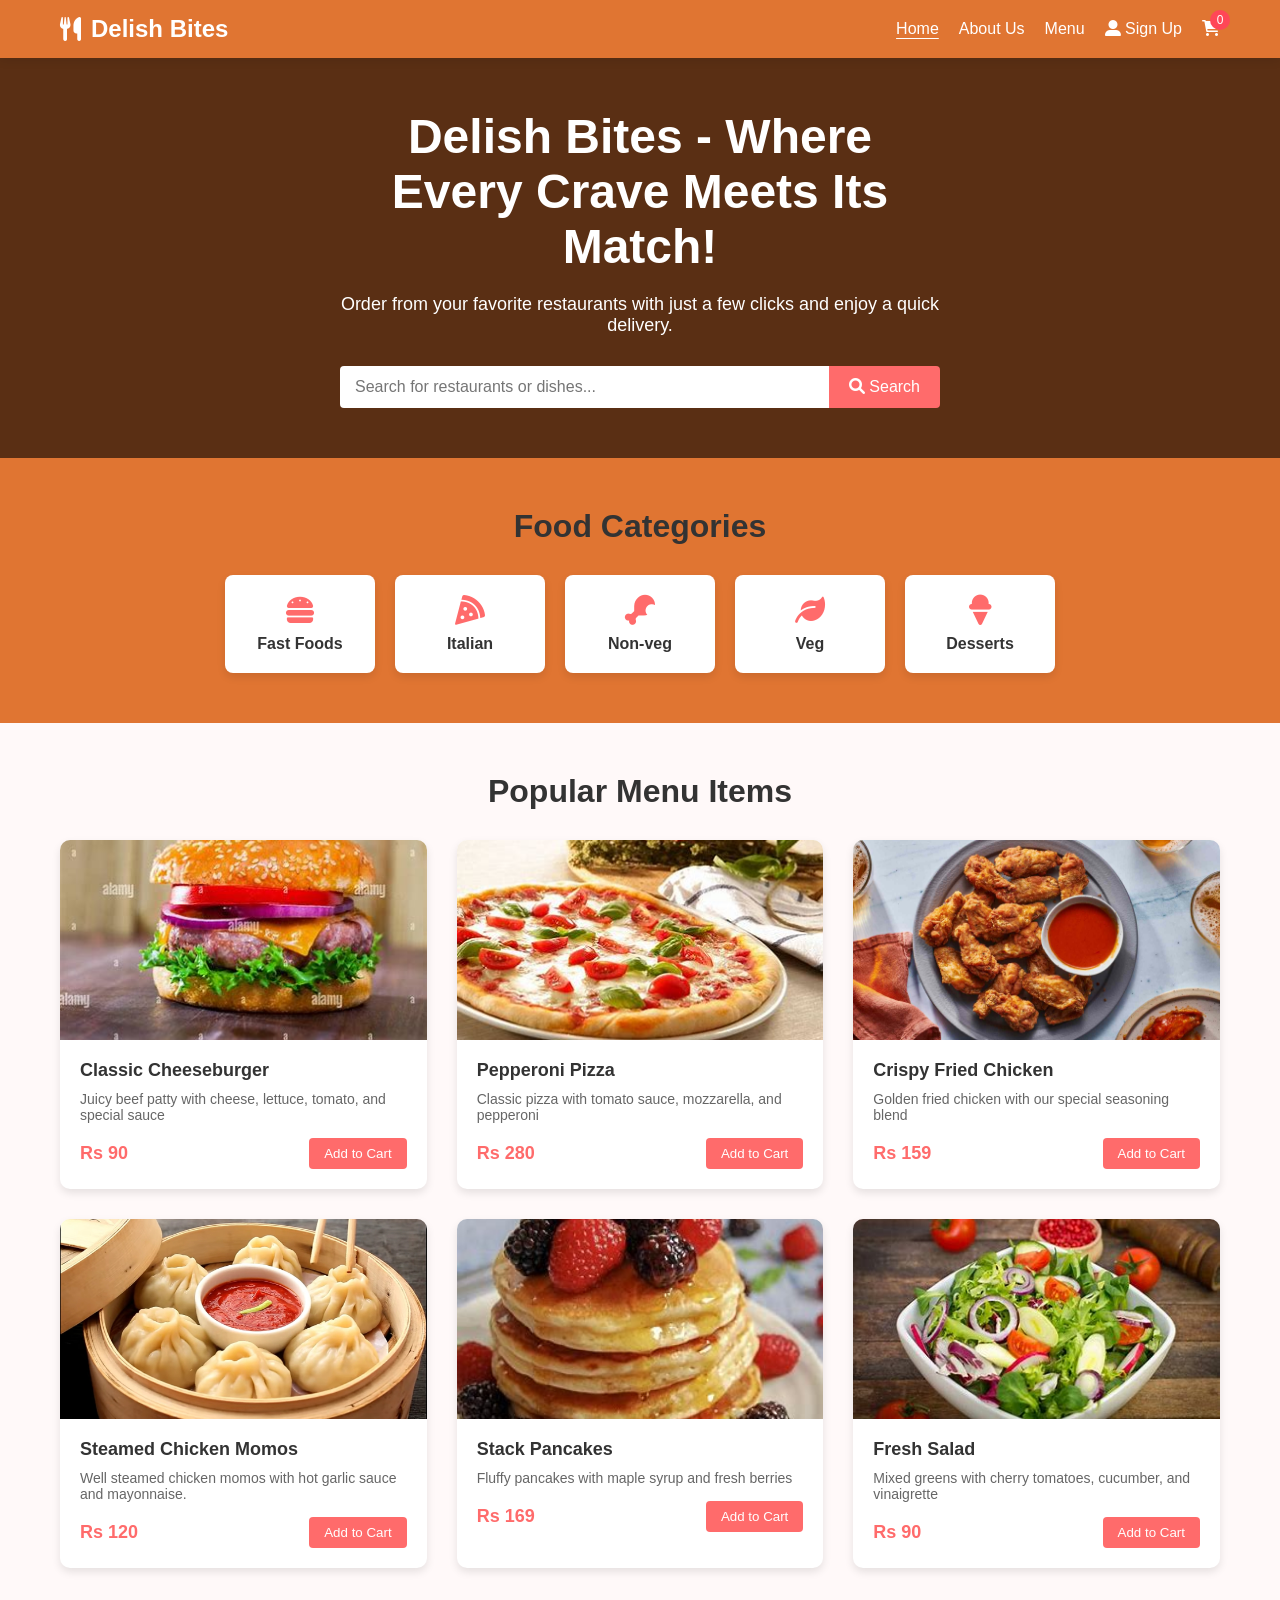
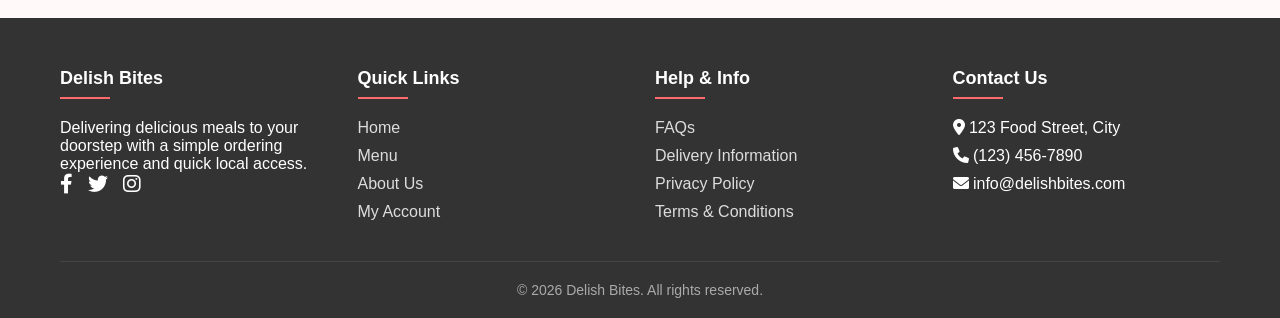
<file: FoodDeliverySystem/index.html>
<!DOCTYPE html>
<html lang="en">
<head>
    <meta charset="UTF-8">
    <meta name="viewport" content="width=device-width, initial-scale=1.0">
    <title>Delish Bites - Where Every Crave Meets Its Match!</title>
    <link rel="stylesheet" href="https://cdnjs.cloudflare.com/ajax/libs/font-awesome/6.0.0-beta3/css/all.min.css">
    <link rel="stylesheet" href="styles.css">
</head>
<body>
    <header>
        <div class="container header-container">
            <div class="logo">
                <i class="fas fa-utensils"></i>
                <span>Delish Bites</span>
            </div>
            <nav>
                <ul>
                    <li><a data-route="home">Home</a></li>
                    <li><a data-route="about">About Us</a></li>
                    <li><a data-route="menu" class="active">Menu</a></li>
                    <li>
                        <a data-route="signup" class="cart-icon">
                            <i class="fas fa-user-alt"></i>
                            Sign Up
                        </a>
                    </li>
                    <li>
                        <a data-route="cart" class="cart-icon">
                            <i class="fas fa-shopping-cart"></i>
                            <span class="cart-count">0</span>
                        </a>
                    </li>
                </ul>
            </nav>
        </div>
    </header>

    <section class="hero">
        <div class="container">
            <div class="hero-content">
                <h1>Delish Bites - Where Every Crave Meets Its Match!</h1>
                <p>Order from your favorite restaurants with just a few clicks and enjoy a quick delivery.</p>
                <div class="search-bar">
                    <input type="text" placeholder="Search for restaurants or dishes...">
                    <button><i class="fas fa-search"></i> Search</button>
                </div>
            </div>
        </div>
    </section>

    <section class="categories">
        <div class="container">
            <h2 class="section-title">Food Categories</h2>
            <div class="category-list">
                <div class="category-card">
                    <i class="fas fa-hamburger"></i>
                    <h3>Fast Foods</h3>
                </div>
                <div class="category-card">
                    <i class="fas fa-pizza-slice"></i>
                    <h3>Italian</h3>
                </div>
                <div class="category-card">
                    <i class="fas fa-drumstick-bite"></i>
                    <h3>Non-veg</h3>
                </div>
                <div class="category-card">
                    <i class="fas fa-leaf"></i>
                    <h3>Veg</h3>
                </div>
                <div class="category-card">
                    <i class="fas fa-ice-cream"></i>
                    <h3>Desserts</h3>
                </div>
            </div>
        </div>
    </section>

    <section class="popular-items">
        <div class="container">
            <h2 class="section-title">Popular Menu Items</h2>
            <div class="food-grid">
                <div class="food-card">
                    <div class="food-img">
                        <img src="images/chickenburger.jpeg" alt="Cheeseburger">
                    </div>
                    <div class="food-info">
                        <h3>Classic Cheeseburger</h3>
                        <p>Juicy beef patty with cheese, lettuce, tomato, and special sauce</p>
                        <div class="food-price">
                            <span class="price">Rs 90</span>
                            <button class="add-to-cart" data-id="1" data-name="Classic Cheeseburger" data-price="90" data-img="images/chickenburger.jpeg">Add to Cart</button>
                        </div>
                    </div>
                </div>
                <div class="food-card">
                    <div class="food-img">
                        <img src="images/pizza.jpeg" alt="Pepperoni Pizza">
                    </div>
                    <div class="food-info">
                        <h3>Pepperoni Pizza</h3>
                        <p>Classic pizza with tomato sauce, mozzarella, and pepperoni</p>
                        <div class="food-price">
                            <span class="price">Rs 280</span>
                            <button class="add-to-cart" data-id="2" data-name="Pepperoni Pizza" data-price="280" data-img="images/pizza.jpeg">Add to Cart</button>
                        </div>
                    </div>
                </div>
                <div class="food-card">
                    <div class="food-img">
                        <img src="images/chicken.jpg" alt="Fried Chicken">
                    </div>
                    <div class="food-info">
                        <h3>Crispy Fried Chicken</h3>
                        <p>Golden fried chicken with our special seasoning blend</p>
                        <div class="food-price">
                            <span class="price">Rs 159</span>
                            <button class="add-to-cart" data-id="3" data-name="Crispy Fried Chicken" data-price="159" data-img="images/chicken.jpg">Add to Cart</button>
                        </div>
                    </div>
                </div>
                <div class="food-card">
                    <div class="food-img">
                        <img src="images/momo.jpg" alt="Steamed Chicken Momos">
                    </div>
                    <div class="food-info">
                        <h3>Steamed Chicken Momos</h3>
                        <p>Well steamed chicken momos with hot garlic sauce and mayonnaise.</p>
                        <div class="food-price">
                            <span class="price">Rs 120</span>
                            <button class="add-to-cart" data-id="4" data-name="Steamed Chicken Momos" data-price="120" data-img="images/momo.jpg">Add to Cart</button>
                        </div>
                    </div>
                </div>
                <div class="food-card">
                    <div class="food-img">
                        <img src="images/pancake.jpeg" alt="Pancakes">
                    </div>
                    <div class="food-info">
                        <h3>Stack Pancakes</h3>
                        <p>Fluffy pancakes with maple syrup and fresh berries</p>
                        <div class="food-price">
                            <span class="price">Rs 169</span>
                            <button class="add-to-cart" data-id="5" data-name="Stack Pancakes" data-price="169" data-img="images/pancake.jpeg">Add to Cart</button>
                        </div>
                    </div>
                </div>
                <div class="food-card">
                    <div class="food-img">
                        <img src="images/salad.jpeg" alt="Salad">
                    </div>
                    <div class="food-info">
                        <h3>Fresh Salad</h3>
                        <p>Mixed greens with cherry tomatoes, cucumber, and vinaigrette</p>
                        <div class="food-price">
                            <span class="price">Rs 90</span>
                            <button class="add-to-cart" data-id="6" data-name="Fresh Salad" data-price="90" data-img="images/salad.jpeg">Add to Cart</button>
                        </div>
                    </div>
                </div>
            </div>
        </div>
    </section>

    <div class="cart-modal" id="cart-modal">
        <div class="cart-header">
            <h2>Your Cart</h2>
            <button class="close-cart" id="close-cart">&times;</button>
        </div>
        <div class="cart-items" id="cart-items"></div>
        <div class="cart-total">
            <div class="total-row">
                <span>Subtotal:</span>
                <span id="cart-subtotal">Rs 0.00</span>
            </div>
            <div class="total-row">
                <span>Delivery Fee:</span>
                <span>Rs 30.00</span>
            </div>
            <div class="total-row total">
                <span>Total:</span>
                <span id="cart-total">Rs 0.00</span>
            </div>
            <button class="checkout-btn" type="button">Proceed to Checkout</button>
        </div>
    </div>

    <footer>
        <div class="container">
            <div class="footer-content">
                <div class="footer-column">
                    <h3>Delish Bites</h3>
                    <p>Delivering delicious meals to your doorstep with a simple ordering experience and quick local access.</p>
                    <div class="social-links">
                        <a href="#"><i class="fab fa-facebook-f"></i></a>
                        <a href="#"><i class="fab fa-twitter"></i></a>
                        <a href="#"><i class="fab fa-instagram"></i></a>
                    </div>
                </div>
                <div class="footer-column">
                    <h3>Quick Links</h3>
                    <ul>
                        <li><a data-route="home">Home</a></li>
                        <li><a data-route="menu">Menu</a></li>
                        <li><a data-route="about">About Us</a></li>
                        <li><a data-route="signup">My Account</a></li>
                    </ul>
                </div>
                <div class="footer-column">
                    <h3>Help & Info</h3>
                    <ul>
                        <li><a href="#">FAQs</a></li>
                        <li><a href="#">Delivery Information</a></li>
                        <li><a href="#">Privacy Policy</a></li>
                        <li><a href="#">Terms & Conditions</a></li>
                    </ul>
                </div>
                <div class="footer-column">
                    <h3>Contact Us</h3>
                    <ul>
                        <li><i class="fas fa-map-marker-alt"></i> 123 Food Street, City</li>
                        <li><i class="fas fa-phone"></i> (123) 456-7890</li>
                        <li><i class="fas fa-envelope"></i> info@delishbites.com</li>
                    </ul>
                </div>
            </div>
            <div class="footer-bottom">
                <p>&copy; 2026 Delish Bites. All rights reserved.</p>
            </div>
        </div>
    </footer>

    <script src="site-config.js"></script>
    <script src="script.js"></script>
    <script src="search.js"></script>
</body>
</html>
</file>
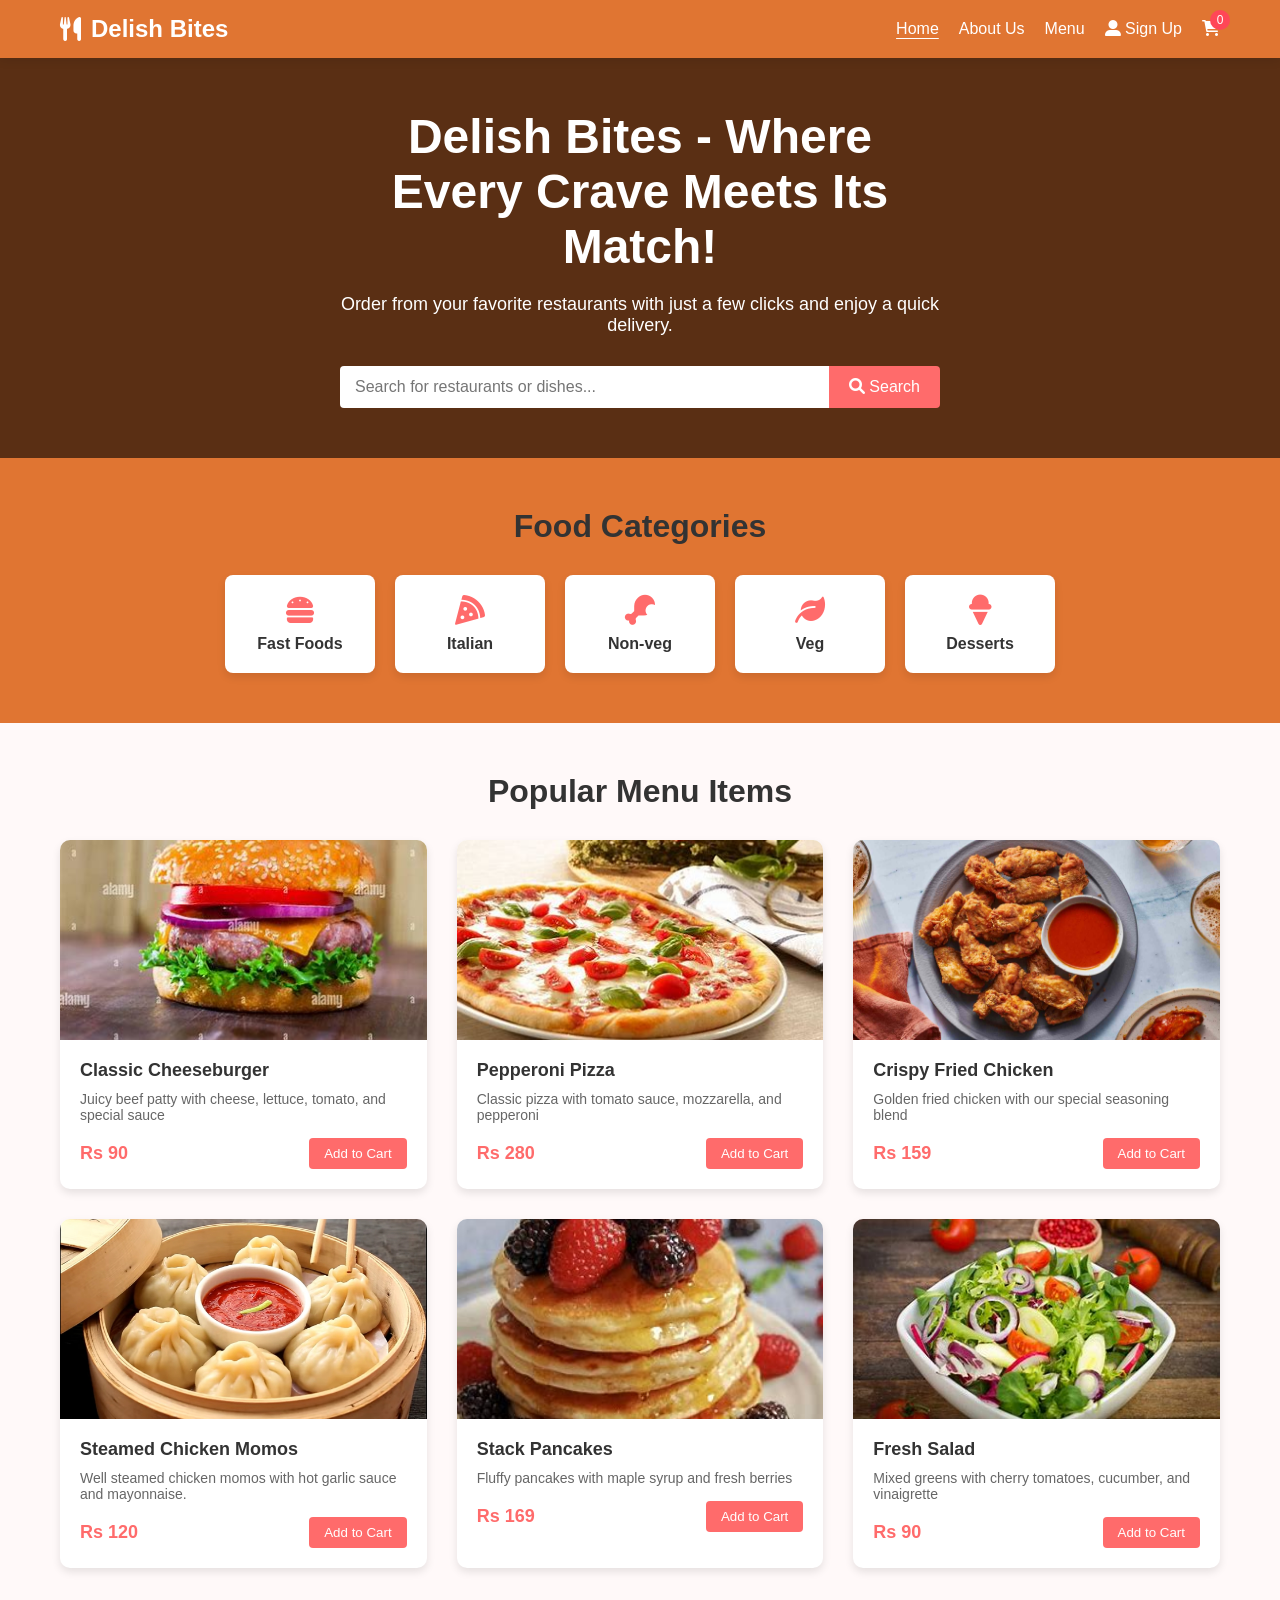
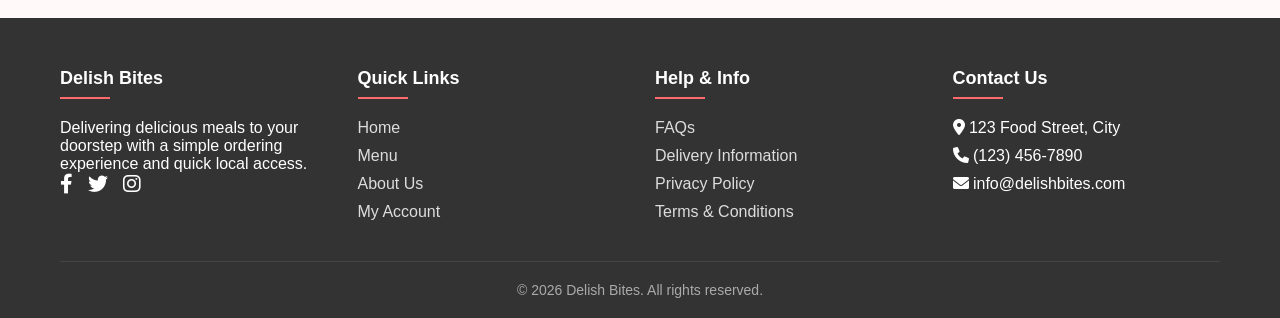
<file: FoodDeliverySystem/admin.html>
<!DOCTYPE html>
<html lang="en">
<head>
    <meta charset="UTF-8">
    <meta name="viewport" content="width=device-width, initial-scale=1.0">
    <title>Delish Bites - Admin Dashboard</title>
    <!-- Modern Font -->
    <link href="https://fonts.googleapis.com/css2?family=Inter:wght@300;400;500;600;700&display=swap" rel="stylesheet">
    <link rel="stylesheet" href="https://cdnjs.cloudflare.com/ajax/libs/font-awesome/6.0.0-beta3/css/all.min.css">
    <link rel="stylesheet" href="styles.css">
    <style>
        body { background-color: #0f0f11; padding-top: 80px; }
        .admin-dashboard { max-width: 1200px; margin: 40px auto; padding: 0 20px; }
        .admin-header { display: flex; justify-content: space-between; align-items: center; margin-bottom: 40px; }
        .admin-header h1 { color: #fff; font-size: 32px; font-weight: 700; }
        .admin-controls { display: flex; gap: 15px; }
        .btn-logout { background: transparent; border: 1px solid #ff6b6b; color: #ff6b6b; padding: 10px 20px; border-radius: 8px; cursor: pointer; transition: all 0.3s ease; }
        .btn-logout:hover { background: #ff6b6b; color: #fff; }
        .dashboard-grid { display: grid; grid-template-columns: repeat(auto-fit, minmax(300px, 1fr)); gap: 30px; }
        .dashboard-card { background: rgba(30,30,34,0.7); backdrop-filter: blur(10px); padding: 30px; border-radius: 16px; border: 1px solid rgba(255,255,255,0.05); text-align: center; color: #fff; transition: transform 0.3s ease, box-shadow 0.3s ease; }
        .dashboard-card:hover { transform: translateY(-5px); box-shadow: 0 10px 30px rgba(0,0,0,0.5); border-color: rgba(255,107,107,0.3); }
        .dashboard-card i { font-size: 40px; color: #ff6b6b; margin-bottom: 20px; }
        .dashboard-card h3 { font-size: 20px; margin-bottom: 10px; font-weight: 600; }
        .dashboard-card p { color: #a1a1aa; font-size: 14px; margin-bottom: 20px; }
        .dashboard-card button { background: linear-gradient(135deg, #ff6b6b, #e07532); border: none; padding: 10px 20px; border-radius: 8px; color: #fff; cursor: pointer; font-weight: 600; }
        .welcome-text { color: #e07532; display: block; margin-top: 10px; font-size: 16px; font-weight: 400; }
    </style>
</head>
<body>

    <header>
        <div class="container header-container">
            <div class="logo">
                <i class="fas fa-utensils"></i>
                <span>Delish Bites <span style="font-size: 12px; color: #ff6b6b; vertical-align: middle; margin-left: 5px; border: 1px solid #ff6b6b; padding: 2px 5px; border-radius: 4px;">ADMIN</span></span>
            </div>
            <nav id="nav-menu">
                <ul>
                    <li><a href="index.html">View Site</a></li>
                    <li><a href="#" id="auth-logout" style="color: #ff6b6b;">Log Out</a></li>
                </ul>
            </nav>
        </div>
    </header>

    <div class="admin-dashboard">
        <div class="admin-header">
            <div>
                <h1 id="admin-title">Dashboard</h1>
                <span class="welcome-text" id="welcome-msg">Welcome, Admin</span>
            </div>
        </div>

        <div class="dashboard-grid">
            <div class="dashboard-card">
                <i class="fas fa-users"></i>
                <h3>Manage Users</h3>
                <p>View, block, or delete registered users.</p>
                <button>View Users</button>
            </div>
            <div class="dashboard-card">
                <i class="fas fa-hamburger"></i>
                <h3>Manage Menu</h3>
                <p>Add new dishes, update pricing, or remove items.</p>
                <button>Edit Menu</button>
            </div>
            <div class="dashboard-card">
                <i class="fas fa-truck"></i>
                <h3>View Orders</h3>
                <p>Track current orders, accept or reject incoming requests.</p>
                <button>Check Orders</button>
            </div>
            <div class="dashboard-card">
                <i class="fas fa-chart-line"></i>
                <h3>Analytics</h3>
                <p>View sales reports and visitor traffic.</p>
                <button>View Stats</button>
            </div>
        </div>
    </div>

    <script>
        document.addEventListener('DOMContentLoaded', () => {
            const userRole = localStorage.getItem('user_role');
            const userName = localStorage.getItem('user_name');
            
            if (userRole !== 'ADMIN') {
                alert('Access Denied: Admins Only');
                window.location.href = 'index.html';
                return; // Stop execution
            }

            if (userName) {
                document.getElementById('welcome-msg').innerText = `Welcome, ${userName}`;
            }

            document.getElementById('auth-logout').addEventListener('click', (e) => {
                e.preventDefault();
                localStorage.clear();
                window.location.href = 'index.html';
            });
        });
    </script>
</body>
</html>
</file>
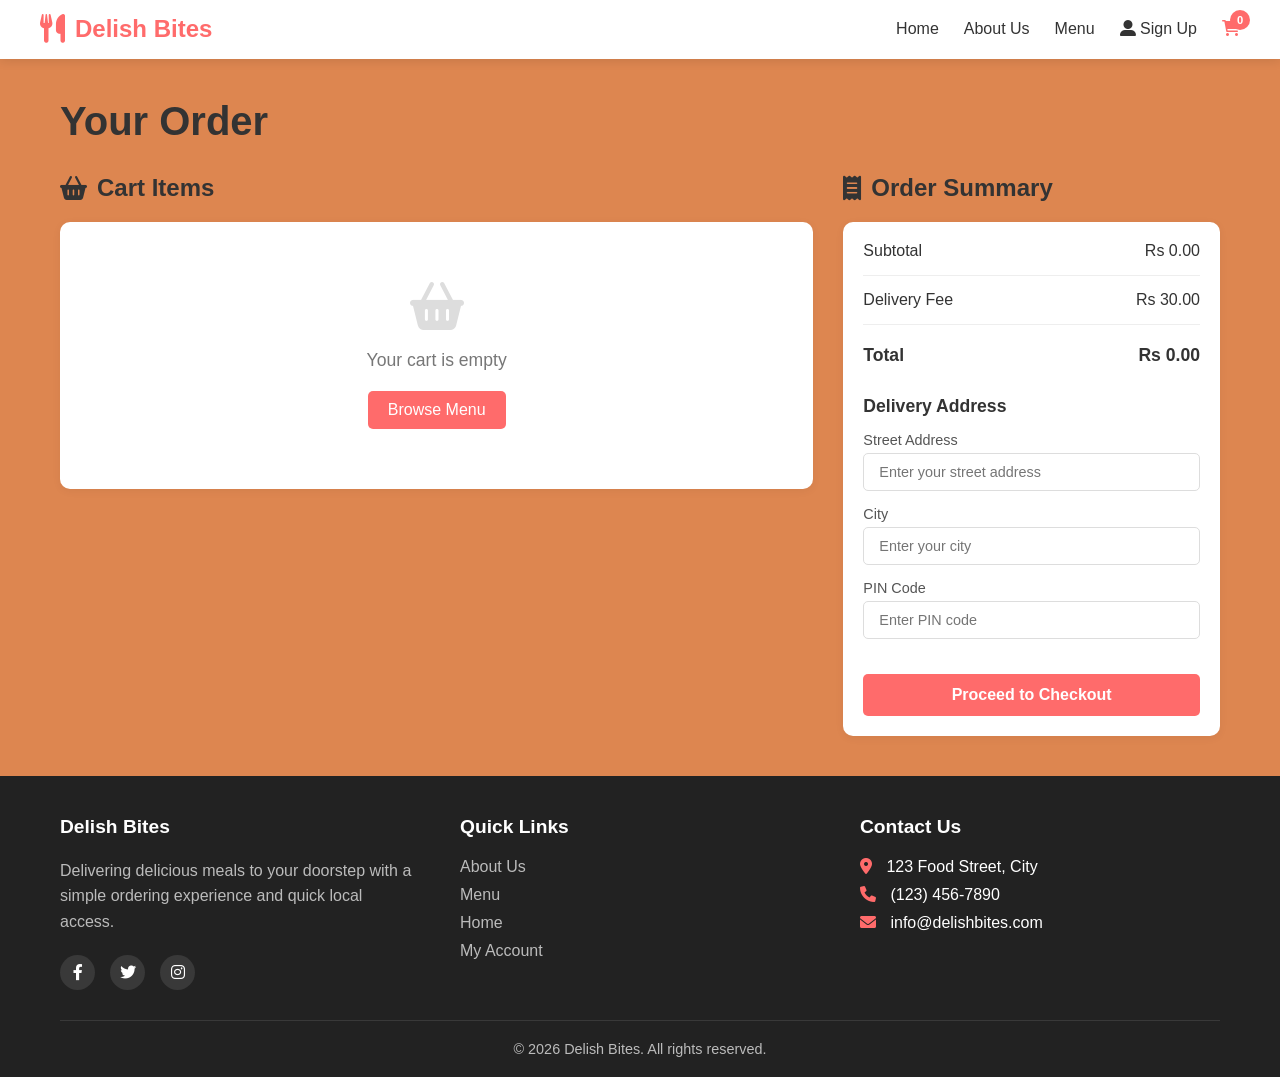
<file: FoodDeliverySystem/cart.html>
<!DOCTYPE html>
<html lang="en">
<head>
    <meta charset="UTF-8">
    <meta name="viewport" content="width=device-width, initial-scale=1.0">
    <title>Delish Bites - Your Cart</title>
    <link rel="stylesheet" href="https://cdnjs.cloudflare.com/ajax/libs/font-awesome/6.0.0-beta3/css/all.min.css">
    <link rel="stylesheet" href="cart.css">
</head>
<body>
    <header>
        <div class="container header-container">
            <div class="logo">
                <i class="fas fa-utensils"></i>
                <span>Delish Bites</span>
            </div>
            <nav>
                <ul>
                    <li><a data-route="home">Home</a></li>
                    <li><a data-route="about">About Us</a></li>
                    <li><a data-route="menu" class="active">Menu</a></li>
                    <li>
                        <a data-route="signup" class="cart-icon">
                            <i class="fas fa-user-alt"></i>
                            Sign Up
                        </a>
                    </li>
                    <li>
                        <a data-route="cart" class="cart-icon">
                            <i class="fas fa-shopping-cart"></i>
                            <span class="cart-count" id="cart-count">0</span>
                        </a>
                    </li>
                </ul>
            </nav>
        </div>
    </header>

    <main class="cart-container">
        <div class="container">
            <h1>Your Order</h1>
            <div class="cart-content">
                <section class="cart-items">
                    <h2><i class="fas fa-shopping-basket"></i> Cart Items</h2>
                    <div class="items-list" id="cart-items-list">
                        <div class="empty-cart">
                            <i class="fas fa-shopping-basket"></i>
                            <p>Your cart is empty</p>
                            <a class="btn-primary" data-route="menu">Browse Menu</a>
                        </div>
                    </div>
                </section>

                <section class="order-summary">
                    <h2><i class="fas fa-receipt"></i> Order Summary</h2>
                    <div class="summary-card">
                        <div class="summary-row">
                            <span>Subtotal</span>
                            <span id="cart-subtotal">Rs 0.00</span>
                        </div>
                        <div class="summary-row">
                            <span>Delivery Fee</span>
                            <span id="delivery-fee">Rs 30.00</span>
                        </div>
                        <div class="summary-row total">
                            <span>Total</span>
                            <span id="cart-total">Rs 0.00</span>
                        </div>

                        <div class="delivery-address">
                            <h3>Delivery Address</h3>
                            <div class="address-form">
                                <div class="form-group">
                                    <label for="street">Street Address</label>
                                    <input type="text" id="street" placeholder="Enter your street address">
                                </div>
                                <div class="form-group">
                                    <label for="city">City</label>
                                    <input type="text" id="city" placeholder="Enter your city">
                                </div>
                                <div class="form-group">
                                    <label for="pin">PIN Code</label>
                                    <input type="text" id="pin" placeholder="Enter PIN code">
                                </div>
                            </div>
                        </div>

                        <button class="btn-checkout" id="checkout-btn" type="button">Proceed to Checkout</button>
                    </div>
                </section>
            </div>
        </div>
    </main>

    <footer>
        <div class="container">
            <div class="footer-content">
                <div class="footer-column">
                    <h3>Delish Bites</h3>
                    <p>Delivering delicious meals to your doorstep with a simple ordering experience and quick local access.</p>
                    <div class="social-links">
                        <a href="#"><i class="fab fa-facebook-f"></i></a>
                        <a href="#"><i class="fab fa-twitter"></i></a>
                        <a href="#"><i class="fab fa-instagram"></i></a>
                    </div>
                </div>
                <div class="footer-column">
                    <h3>Quick Links</h3>
                    <ul>
                        <li><a data-route="about">About Us</a></li>
                        <li><a data-route="menu">Menu</a></li>
                        <li><a data-route="home">Home</a></li>
                        <li><a data-route="signup">My Account</a></li>
                    </ul>
                </div>
                <div class="footer-column">
                    <h3>Contact Us</h3>
                    <ul>
                        <li><i class="fas fa-map-marker-alt"></i> 123 Food Street, City</li>
                        <li><i class="fas fa-phone"></i> (123) 456-7890</li>
                        <li><i class="fas fa-envelope"></i> info@delishbites.com</li>
                    </ul>
                </div>
            </div>
            <div class="footer-bottom">
                <p>&copy; 2026 Delish Bites. All rights reserved.</p>
            </div>
        </div>
    </footer>

    <script src="site-config.js"></script>
    <script src="cart.js"></script>
</body>
</html>
</file>
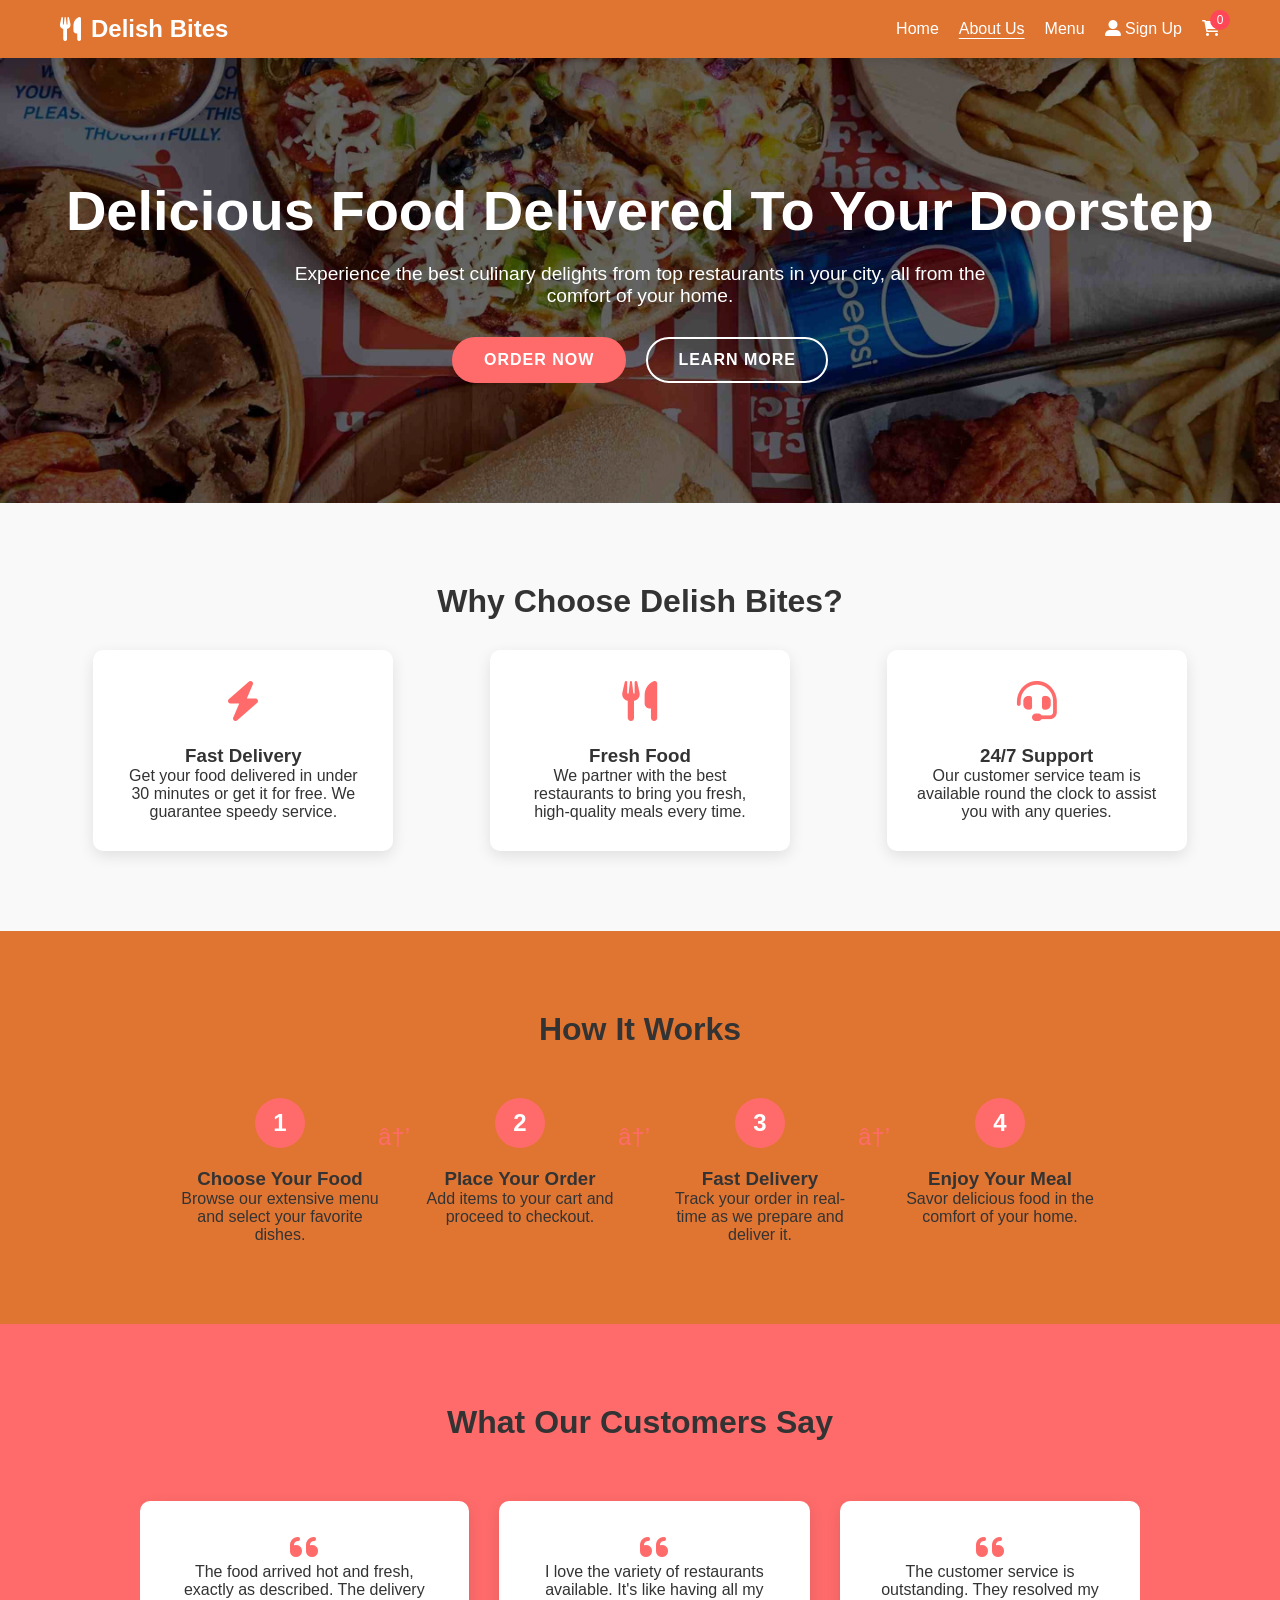
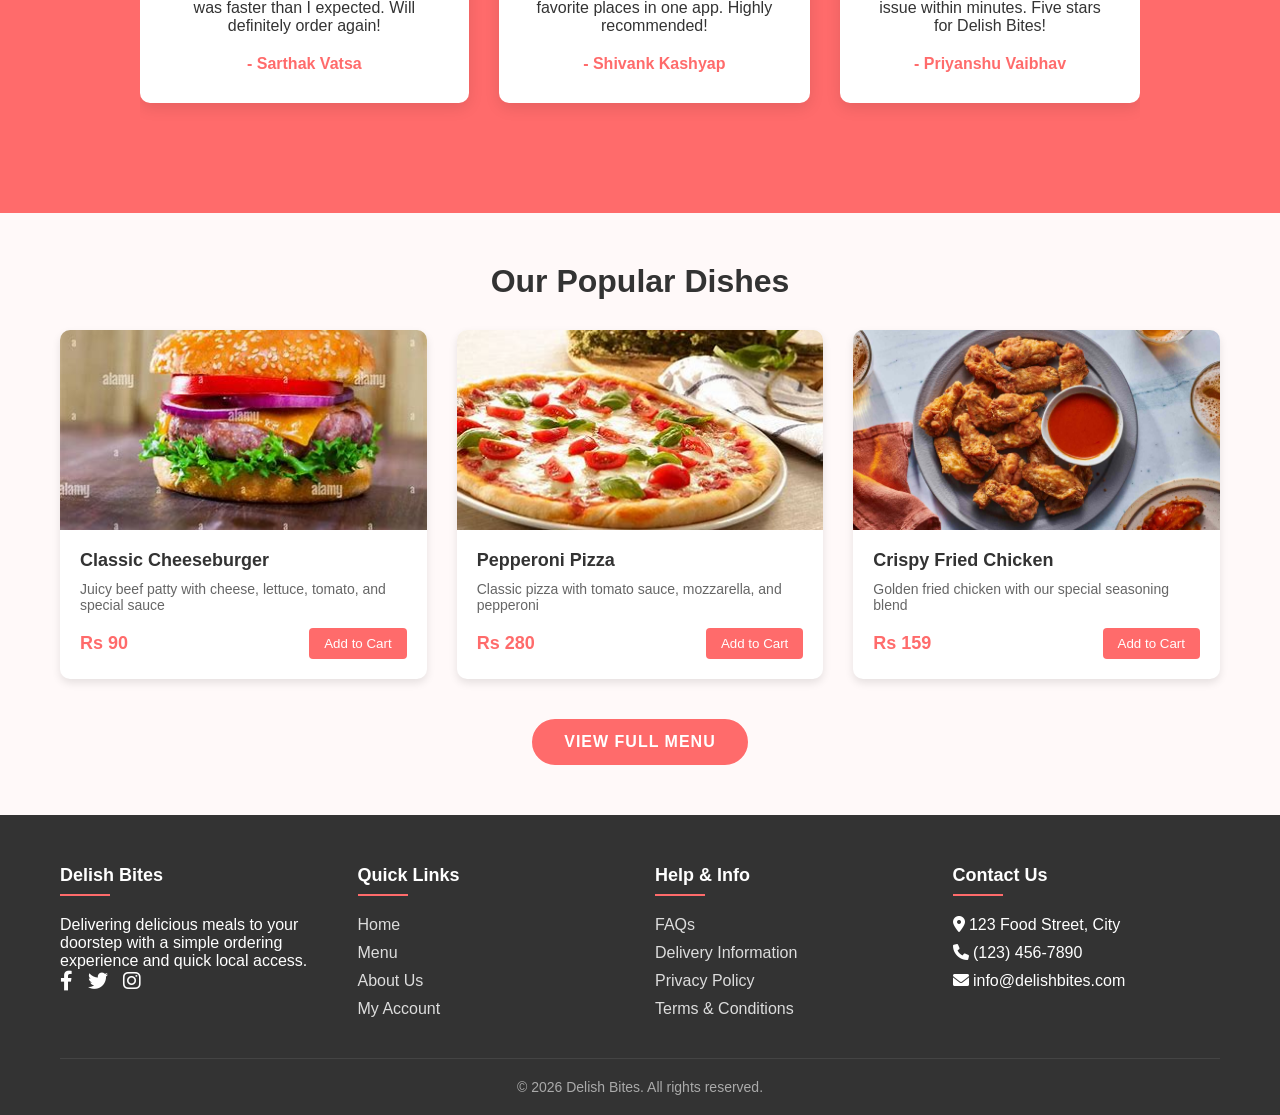
<file: FoodDeliverySystem/home.html>
<!DOCTYPE html>
<html lang="en">
<head>
    <meta charset="UTF-8">
    <meta name="viewport" content="width=device-width, initial-scale=1.0">
    <title>Delish Bites - Home</title>
    <link rel="stylesheet" href="https://cdnjs.cloudflare.com/ajax/libs/font-awesome/6.0.0-beta3/css/all.min.css">
    <link rel="stylesheet" href="styles.css">
    <link rel="stylesheet" href="home.css">
</head>
<body>
    <header>
        <div class="container header-container">
            <div class="logo">
                <i class="fas fa-utensils"></i>
                <span>Delish Bites</span>
            </div>
            <nav>
                <ul>
                    <li><a data-route="home">Home</a></li>
                    <li><a data-route="about">About Us</a></li>
                    <li><a data-route="menu" class="active">Menu</a></li>
                    <li>
                        <a data-route="signup" class="cart-icon">
                            <i class="fas fa-user-alt"></i>
                            Sign Up
                        </a>
                    </li>
                    <li>
                        <a data-route="cart" class="cart-icon">
                            <i class="fas fa-shopping-cart"></i>
                            <span class="cart-count">0</span>
                        </a>
                    </li>
                </ul>
            </nav>
        </div>
    </header>

    <section class="hero-home">
        <div class="container">
            <h1>Delicious Food Delivered To Your Doorstep</h1>
            <p>Experience the best culinary delights from top restaurants in your city, all from the comfort of your home.</p>
            <div class="cta-buttons">
                <a data-route="menu" class="cta-button cta-primary">Order Now</a>
                <a data-route="home" class="cta-button cta-secondary">Learn More</a>
            </div>
        </div>
    </section>

    <section class="features">
        <div class="container">
            <h2 class="section-title">Why Choose Delish Bites?</h2>
            <div class="features-container">
                <div class="feature-card">
                    <div class="feature-icon">
                        <i class="fas fa-bolt"></i>
                    </div>
                    <h3>Fast Delivery</h3>
                    <p>Get your food delivered in under 30 minutes or get it for free. We guarantee speedy service.</p>
                </div>
                <div class="feature-card">
                    <div class="feature-icon">
                        <i class="fas fa-utensils"></i>
                    </div>
                    <h3>Fresh Food</h3>
                    <p>We partner with the best restaurants to bring you fresh, high-quality meals every time.</p>
                </div>
                <div class="feature-card">
                    <div class="feature-icon">
                        <i class="fas fa-headset"></i>
                    </div>
                    <h3>24/7 Support</h3>
                    <p>Our customer service team is available round the clock to assist you with any queries.</p>
                </div>
            </div>
        </div>
    </section>

    <section class="how-it-works">
        <div class="container">
            <h2 class="section-title">How It Works</h2>
            <div class="steps-container">
                <div class="step">
                    <div class="step-number">1</div>
                    <h3>Choose Your Food</h3>
                    <p>Browse our extensive menu and select your favorite dishes.</p>
                </div>
                <div class="step">
                    <div class="step-number">2</div>
                    <h3>Place Your Order</h3>
                    <p>Add items to your cart and proceed to checkout.</p>
                </div>
                <div class="step">
                    <div class="step-number">3</div>
                    <h3>Fast Delivery</h3>
                    <p>Track your order in real-time as we prepare and deliver it.</p>
                </div>
                <div class="step">
                    <div class="step-number">4</div>
                    <h3>Enjoy Your Meal</h3>
                    <p>Savor delicious food in the comfort of your home.</p>
                </div>
            </div>
        </div>
    </section>

    <section class="testimonials">
        <div class="container">
            <h2 class="section-title">What Our Customers Say</h2>
            <div class="testimonial-container">
                <div class="testimonial-slider">
                    <div class="testimonial-card">
                        <i class="fas fa-quote-left"></i>
                        <p>The food arrived hot and fresh, exactly as described. The delivery was faster than I expected. Will definitely order again!</p>
                        <div class="customer-name">- Sarthak Vatsa</div>
                    </div>
                    <div class="testimonial-card">
                        <i class="fas fa-quote-left"></i>
                        <p>I love the variety of restaurants available. It's like having all my favorite places in one app. Highly recommended!</p>
                        <div class="customer-name">- Shivank Kashyap</div>
                    </div>
                    <div class="testimonial-card">
                        <i class="fas fa-quote-left"></i>
                        <p>The customer service is outstanding. They resolved my issue within minutes. Five stars for Delish Bites!</p>
                        <div class="customer-name">- Priyanshu Vaibhav</div>
                    </div>
                </div>
            </div>
        </div>
    </section>

    <section class="popular-items">
        <div class="container">
            <h2 class="section-title">Our Popular Dishes</h2>
            <div class="food-grid">
                <div class="food-card">
                    <div class="food-img">
                        <img src="images/chickenburger.jpeg" alt="Cheeseburger">
                    </div>
                    <div class="food-info">
                        <h3>Classic Cheeseburger</h3>
                        <p>Juicy beef patty with cheese, lettuce, tomato, and special sauce</p>
                        <div class="food-price">
                            <span class="price">Rs 90</span>
                            <button class="add-to-cart" data-id="1" data-name="Classic Cheeseburger" data-price="90" data-img="images/chickenburger.jpeg">Add to Cart</button>
                        </div>
                    </div>
                </div>
                <div class="food-card">
                    <div class="food-img">
                        <img src="images/pizza.jpeg" alt="Pepperoni Pizza">
                    </div>
                    <div class="food-info">
                        <h3>Pepperoni Pizza</h3>
                        <p>Classic pizza with tomato sauce, mozzarella, and pepperoni</p>
                        <div class="food-price">
                            <span class="price">Rs 280</span>
                            <button class="add-to-cart" data-id="2" data-name="Pepperoni Pizza" data-price="280" data-img="images/pizza.jpeg">Add to Cart</button>
                        </div>
                    </div>
                </div>
                <div class="food-card">
                    <div class="food-img">
                        <img src="images/chicken.jpg" alt="Fried Chicken">
                    </div>
                    <div class="food-info">
                        <h3>Crispy Fried Chicken</h3>
                        <p>Golden fried chicken with our special seasoning blend</p>
                        <div class="food-price">
                            <span class="price">Rs 159</span>
                            <button class="add-to-cart" data-id="3" data-name="Crispy Fried Chicken" data-price="159" data-img="images/chicken.jpg">Add to Cart</button>
                        </div>
                    </div>
                </div>
            </div>
            <div class="view-menu">
                <a data-route="menu" class="cta-button cta-primary">View Full Menu</a>
            </div>
        </div>
    </section>

    <footer>
        <div class="container">
            <div class="footer-content">
                <div class="footer-column">
                    <h3>Delish Bites</h3>
                    <p>Delivering delicious meals to your doorstep with a simple ordering experience and quick local access.</p>
                    <div class="social-links">
                        <a href="#"><i class="fab fa-facebook-f"></i></a>
                        <a href="#"><i class="fab fa-twitter"></i></a>
                        <a href="#"><i class="fab fa-instagram"></i></a>
                    </div>
                </div>
                <div class="footer-column">
                    <h3>Quick Links</h3>
                    <ul>
                        <li><a data-route="home">Home</a></li>
                        <li><a data-route="menu">Menu</a></li>
                        <li><a data-route="about">About Us</a></li>
                        <li><a data-route="signup">My Account</a></li>
                    </ul>
                </div>
                <div class="footer-column">
                    <h3>Help & Info</h3>
                    <ul>
                        <li><a href="#">FAQs</a></li>
                        <li><a href="#">Delivery Information</a></li>
                        <li><a href="#">Privacy Policy</a></li>
                        <li><a href="#">Terms & Conditions</a></li>
                    </ul>
                </div>
                <div class="footer-column">
                    <h3>Contact Us</h3>
                    <ul>
                        <li><i class="fas fa-map-marker-alt"></i> 123 Food Street, City</li>
                        <li><i class="fas fa-phone"></i> (123) 456-7890</li>
                        <li><i class="fas fa-envelope"></i> info@delishbites.com</li>
                    </ul>
                </div>
            </div>
            <div class="footer-bottom">
                <p>&copy; 2026 Delish Bites. All rights reserved.</p>
            </div>
        </div>
    </footer>

    <div class="cart-modal" id="cart-modal">
        <div class="cart-header">
            <h2>Your Cart</h2>
            <button class="close-cart" id="close-cart">&times;</button>
        </div>
        <div class="cart-items" id="cart-items"></div>
        <div class="cart-total">
            <div class="total-row">
                <span>Subtotal:</span>
                <span id="cart-subtotal">Rs 0.00</span>
            </div>
            <div class="total-row">
                <span>Delivery Fee:</span>
                <span>Rs 30.00</span>
            </div>
            <div class="total-row total">
                <span>Total:</span>
                <span id="cart-total">Rs 0.00</span>
            </div>
            <button class="checkout-btn" type="button">Proceed to Checkout</button>
        </div>
    </div>

    <script src="site-config.js"></script>
    <script src="script.js"></script>
</body>
</html>
</file>
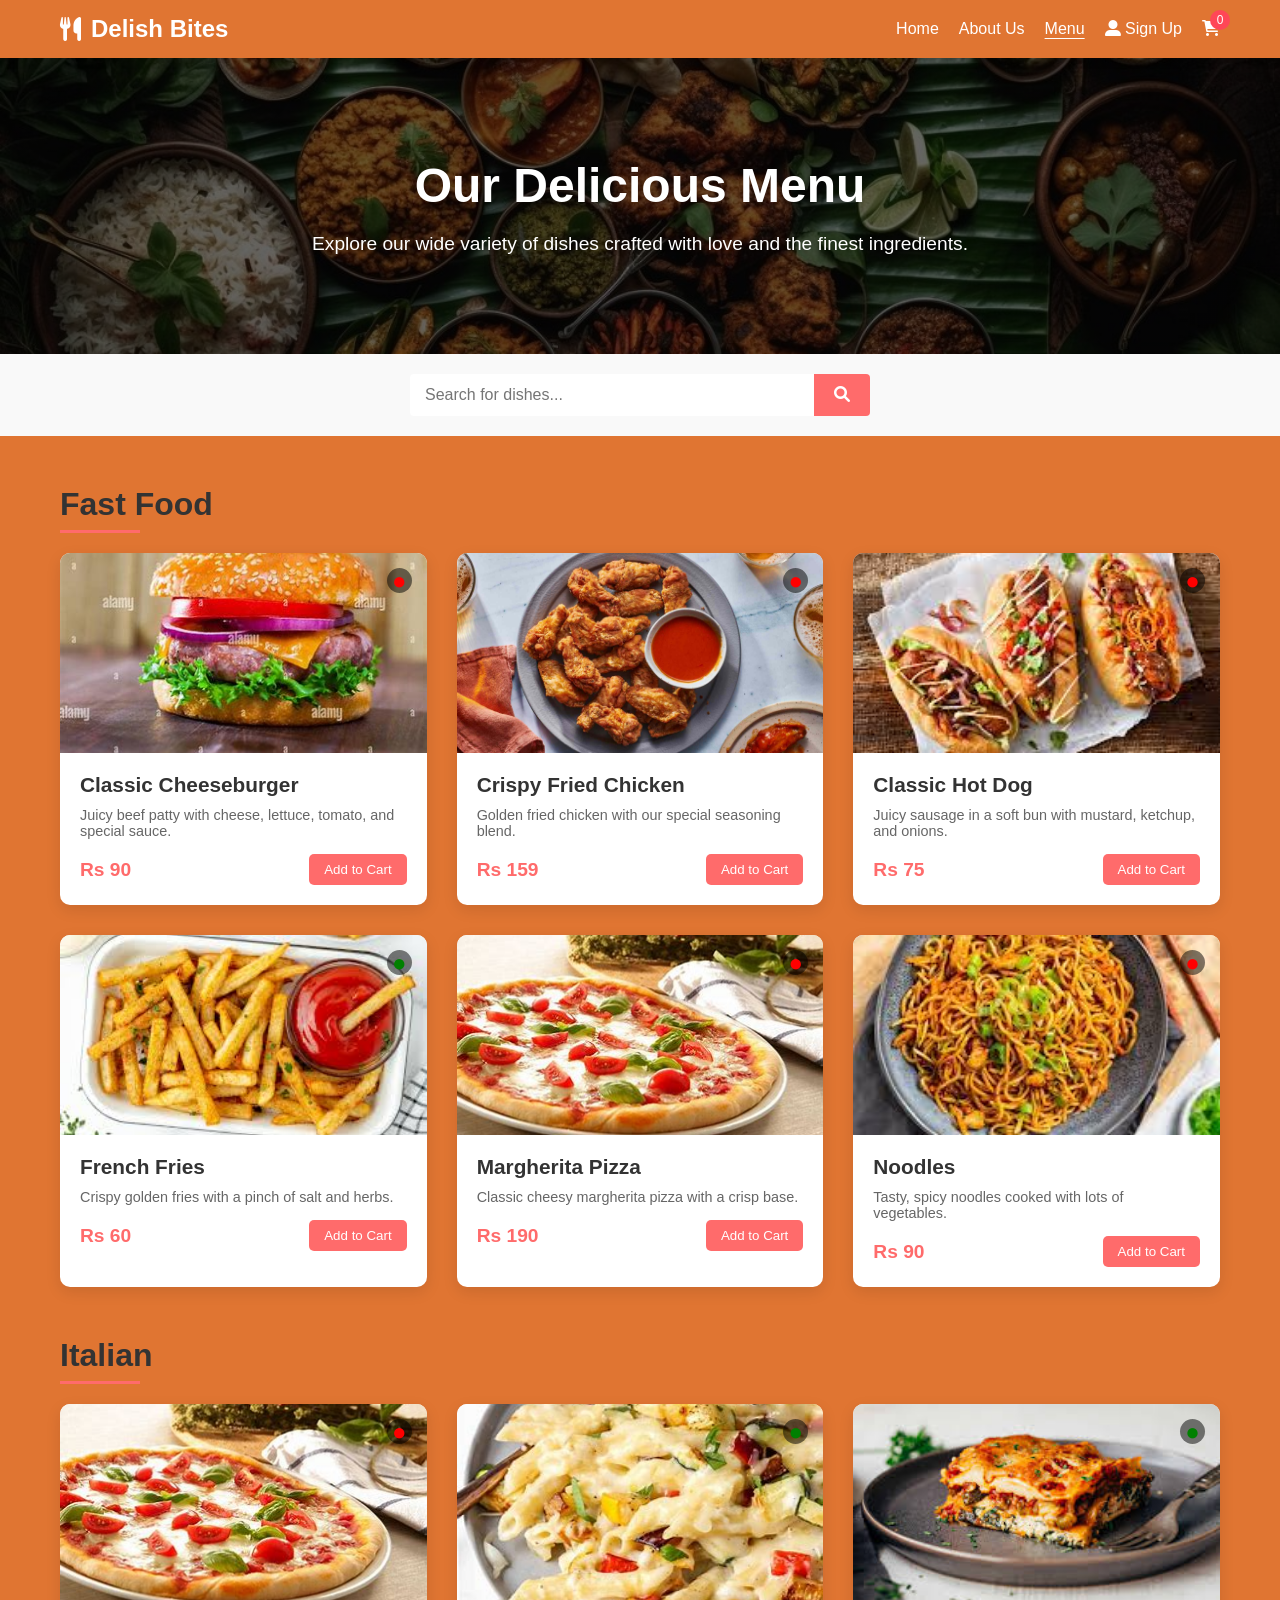
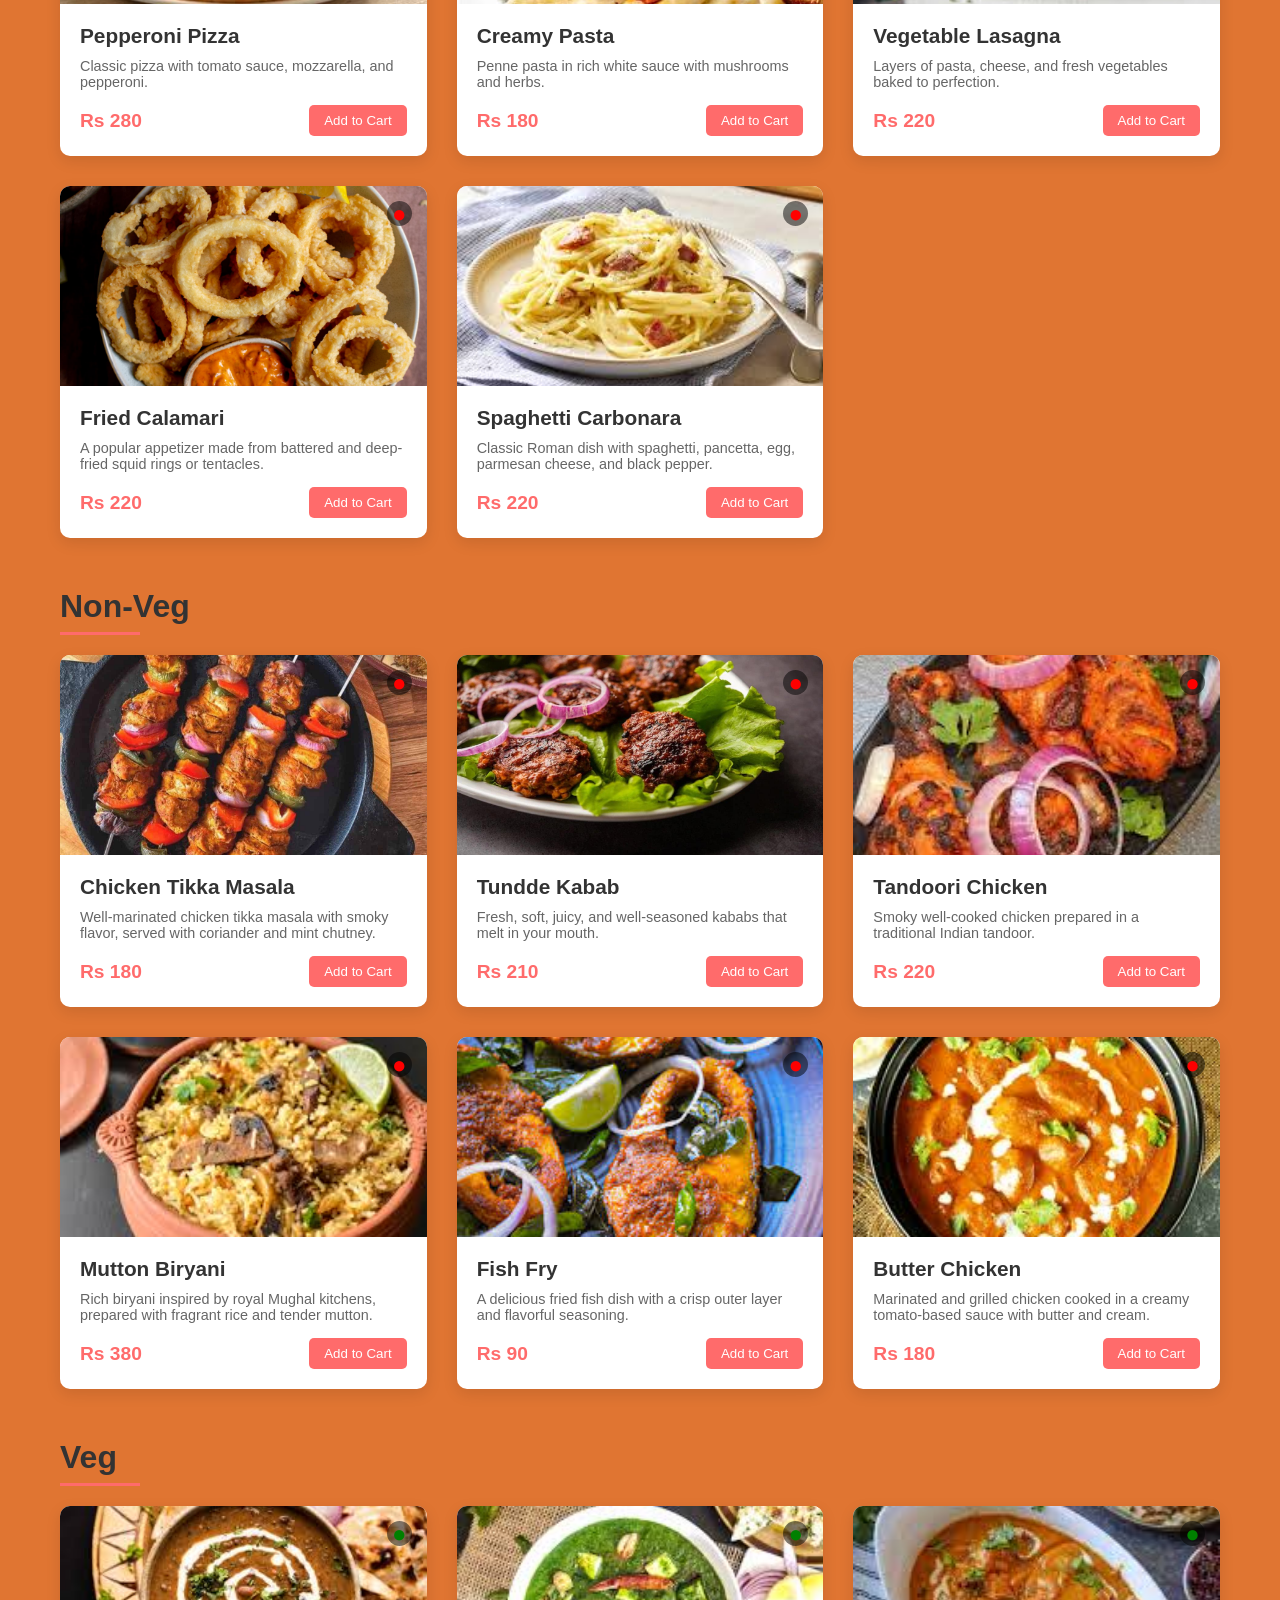
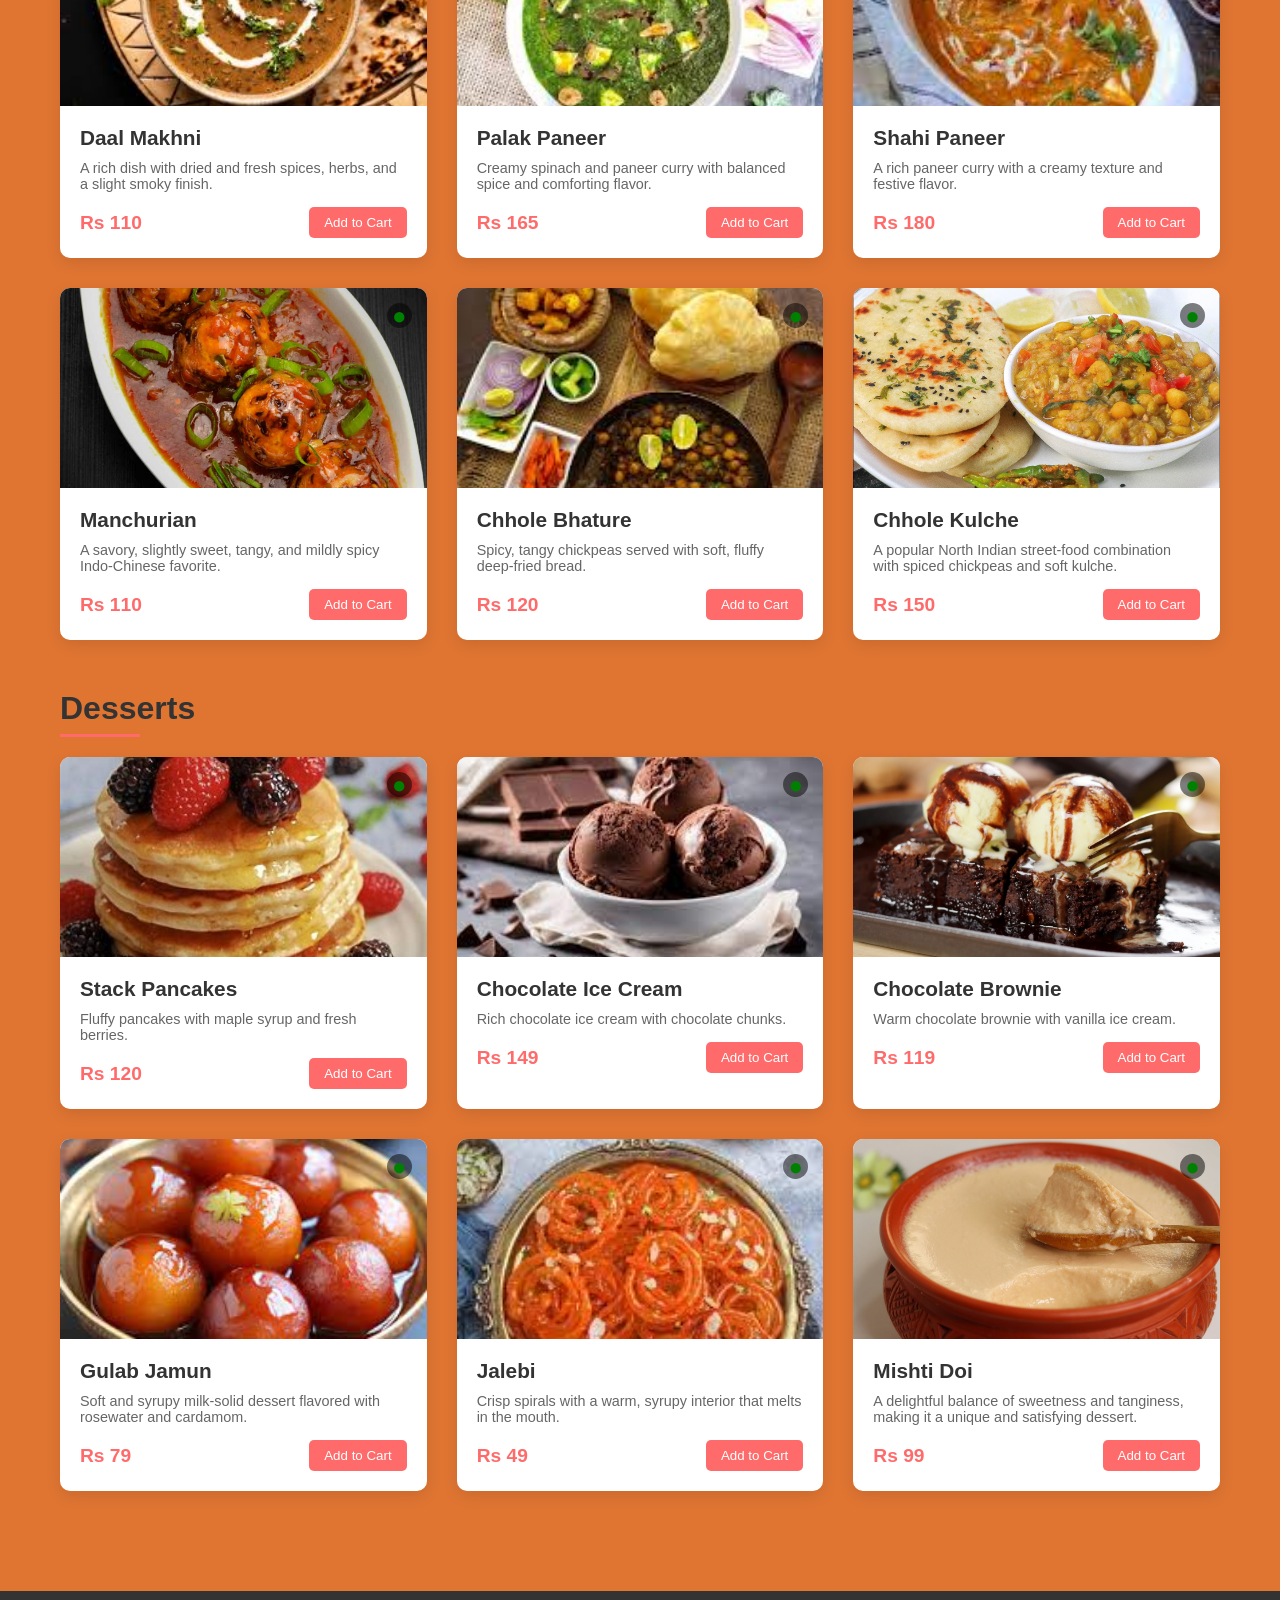
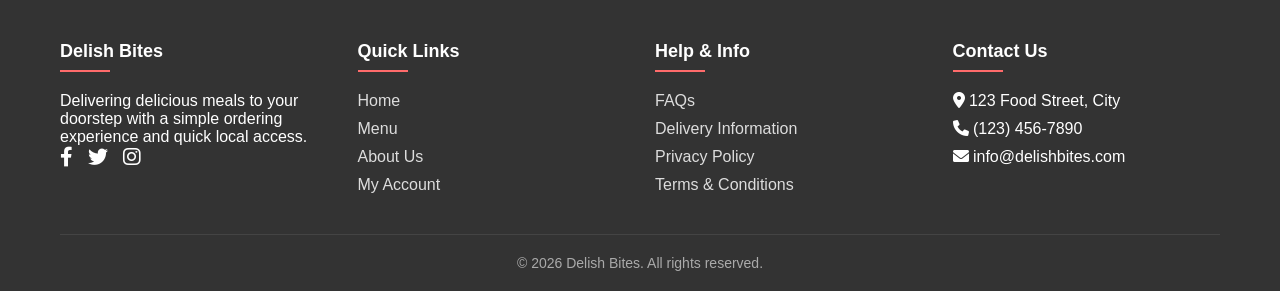
<file: FoodDeliverySystem/menu.html>
<!DOCTYPE html>
<html lang="en">
<head>
    <meta charset="UTF-8">
    <meta name="viewport" content="width=device-width, initial-scale=1.0">
    <title>Delish Bites - Our Menu</title>
    <link rel="stylesheet" href="https://cdnjs.cloudflare.com/ajax/libs/font-awesome/6.0.0-beta3/css/all.min.css">
    <link rel="stylesheet" href="styles.css">
    <link rel="stylesheet" href="menu.css">
</head>
<body>
    <header>
        <div class="container header-container">
            <div class="logo">
                <i class="fas fa-utensils"></i>
                <span>Delish Bites</span>
            </div>
            <nav>
                <ul>
                    <li><a data-route="home">Home</a></li>
                    <li><a data-route="about">About Us</a></li>
                    <li><a data-route="menu" class="active">Menu</a></li>
                    <li><a data-route="signup" class="cart-icon"><i class="fas fa-user-alt"></i> Sign Up</a></li>
                    <li><a data-route="cart" class="cart-icon"><i class="fas fa-shopping-cart"></i> <span class="cart-count">0</span></a></li>
                </ul>
            </nav>
        </div>
    </header>

    <section class="menu-hero">
        <div class="container">
            <div class="menu-hero-content">
                <h1>Our Delicious Menu</h1>
                <p>Explore our wide variety of dishes crafted with love and the finest ingredients.</p>
            </div>
        </div>
    </section>

    <section class="search-container">
        <div class="search-bar">
            <input type="text" id="menu-search" placeholder="Search for dishes...">
            <button><i class="fas fa-search"></i></button>
        </div>
    </section>

    <section class="menu-items">
        <div class="container">
            <div class="menu-category">
                <h2 class="category-title">Fast Food</h2>
                <div class="menu-grid">
                    <div class="menu-item" data-category="fast-food"><div class="item-img"><img src="images/chickenburger.jpeg" alt="Classic Cheeseburger"><span class="veg-nonveg-icon non-veg">&#9679;</span></div><div class="item-info"><h3>Classic Cheeseburger</h3><p>Juicy beef patty with cheese, lettuce, tomato, and special sauce.</p><div class="item-bottom"><span class="price">Rs 90</span><button class="add-to-cart" data-id="1" data-name="Classic Cheeseburger" data-price="90" data-img="images/chickenburger.jpeg">Add to Cart</button></div></div></div>
                    <div class="menu-item" data-category="fast-food"><div class="item-img"><img src="images/chicken.jpg" alt="Crispy Fried Chicken"><span class="veg-nonveg-icon non-veg">&#9679;</span></div><div class="item-info"><h3>Crispy Fried Chicken</h3><p>Golden fried chicken with our special seasoning blend.</p><div class="item-bottom"><span class="price">Rs 159</span><button class="add-to-cart" data-id="2" data-name="Crispy Fried Chicken" data-price="159" data-img="images/chicken.jpg">Add to Cart</button></div></div></div>
                    <div class="menu-item" data-category="fast-food"><div class="item-img"><img src="images/hotdog.jpeg" alt="Hot Dog"><span class="veg-nonveg-icon non-veg">&#9679;</span></div><div class="item-info"><h3>Classic Hot Dog</h3><p>Juicy sausage in a soft bun with mustard, ketchup, and onions.</p><div class="item-bottom"><span class="price">Rs 75</span><button class="add-to-cart" data-id="3" data-name="Classic Hot Dog" data-price="75" data-img="images/hotdog.jpeg">Add to Cart</button></div></div></div>
                    <div class="menu-item" data-category="fast-food"><div class="item-img"><img src="images/fries.jpeg" alt="French Fries"><span class="veg-nonveg-icon veg">&#9679;</span></div><div class="item-info"><h3>French Fries</h3><p>Crispy golden fries with a pinch of salt and herbs.</p><div class="item-bottom"><span class="price">Rs 60</span><button class="add-to-cart" data-id="4" data-name="French Fries" data-price="60" data-img="images/fries.jpeg">Add to Cart</button></div></div></div>
                    <div class="menu-item" data-category="fast-food"><div class="item-img"><img src="images/pizza.jpeg" alt="Margherita Pizza"><span class="veg-nonveg-icon non-veg">&#9679;</span></div><div class="item-info"><h3>Margherita Pizza</h3><p>Classic cheesy margherita pizza with a crisp base.</p><div class="item-bottom"><span class="price">Rs 190</span><button class="add-to-cart" data-id="28" data-name="Pizza" data-price="190" data-img="images/pizza.jpeg">Add to Cart</button></div></div></div>
                    <div class="menu-item" data-category="fast-food"><div class="item-img"><img src="images/Noodles.jpeg" alt="Noodles"><span class="veg-nonveg-icon non-veg">&#9679;</span></div><div class="item-info"><h3>Noodles</h3><p>Tasty, spicy noodles cooked with lots of vegetables.</p><div class="item-bottom"><span class="price">Rs 90</span><button class="add-to-cart" data-id="29" data-name="Noodles" data-price="90" data-img="images/Noodles.jpeg">Add to Cart</button></div></div></div>
                </div>
            </div>

            <div class="menu-category">
                <h2 class="category-title">Italian</h2>
                <div class="menu-grid">
                    <div class="menu-item" data-category="italian"><div class="item-img"><img src="images/pizza.jpeg" alt="Pepperoni Pizza"><span class="veg-nonveg-icon non-veg">&#9679;</span></div><div class="item-info"><h3>Pepperoni Pizza</h3><p>Classic pizza with tomato sauce, mozzarella, and pepperoni.</p><div class="item-bottom"><span class="price">Rs 280</span><button class="add-to-cart" data-id="5" data-name="Pepperoni Pizza" data-price="280" data-img="images/pizza.jpeg">Add to Cart</button></div></div></div>
                    <div class="menu-item" data-category="italian"><div class="item-img"><img src="images/Creamy Pasta.jpeg" alt="Creamy Pasta"><span class="veg-nonveg-icon veg">&#9679;</span></div><div class="item-info"><h3>Creamy Pasta</h3><p>Penne pasta in rich white sauce with mushrooms and herbs.</p><div class="item-bottom"><span class="price">Rs 180</span><button class="add-to-cart" data-id="6" data-name="Creamy Pasta" data-price="180" data-img="images/Creamy Pasta.jpeg">Add to Cart</button></div></div></div>
                    <div class="menu-item" data-category="italian"><div class="item-img"><img src="images/lasagna.jpeg" alt="Vegetable Lasagna"><span class="veg-nonveg-icon veg">&#9679;</span></div><div class="item-info"><h3>Vegetable Lasagna</h3><p>Layers of pasta, cheese, and fresh vegetables baked to perfection.</p><div class="item-bottom"><span class="price">Rs 220</span><button class="add-to-cart" data-id="7" data-name="Vegetable Lasagna" data-price="220" data-img="images/lasagna.jpeg">Add to Cart</button></div></div></div>
                    <div class="menu-item" data-category="italian"><div class="item-img"><img src="images/Calamari.jpg" alt="Fried Calamari"><span class="veg-nonveg-icon non-veg">&#9679;</span></div><div class="item-info"><h3>Fried Calamari</h3><p>A popular appetizer made from battered and deep-fried squid rings or tentacles.</p><div class="item-bottom"><span class="price">Rs 220</span><button class="add-to-cart" data-id="8" data-name="Fried Calamari" data-price="220" data-img="images/Calamari.jpg">Add to Cart</button></div></div></div>
                    <div class="menu-item" data-category="italian"><div class="item-img"><img src="images/spaghetti.jpeg" alt="Spaghetti Carbonara"><span class="veg-nonveg-icon non-veg">&#9679;</span></div><div class="item-info"><h3>Spaghetti Carbonara</h3><p>Classic Roman dish with spaghetti, pancetta, egg, parmesan cheese, and black pepper.</p><div class="item-bottom"><span class="price">Rs 220</span><button class="add-to-cart" data-id="9" data-name="Spaghetti Carbonara" data-price="220" data-img="images/spaghetti.jpeg">Add to Cart</button></div></div></div>
                </div>
            </div>

            <div class="menu-category">
                <h2 class="category-title">Non-Veg</h2>
                <div class="menu-grid">
                    <div class="menu-item" data-category="non-veg"><div class="item-img"><img src="images/tikka.jpg" alt="Chicken Tikka Masala"><span class="veg-nonveg-icon non-veg">&#9679;</span></div><div class="item-info"><h3>Chicken Tikka Masala</h3><p>Well-marinated chicken tikka masala with smoky flavor, served with coriander and mint chutney.</p><div class="item-bottom"><span class="price">Rs 180</span><button class="add-to-cart" data-id="10" data-name="Chicken Tikka" data-price="180" data-img="images/tikka.jpg">Add to Cart</button></div></div></div>
                    <div class="menu-item" data-category="non-veg"><div class="item-img"><img src="images/kabab.jpg" alt="Tundde Kabab"><span class="veg-nonveg-icon non-veg">&#9679;</span></div><div class="item-info"><h3>Tundde Kabab</h3><p>Fresh, soft, juicy, and well-seasoned kababs that melt in your mouth.</p><div class="item-bottom"><span class="price">Rs 210</span><button class="add-to-cart" data-id="11" data-name="Tundde Kabab" data-price="210" data-img="images/kabab.jpg">Add to Cart</button></div></div></div>
                    <div class="menu-item" data-category="non-veg"><div class="item-img"><img src="images/tandoori.jpeg" alt="Tandoori Chicken"><span class="veg-nonveg-icon non-veg">&#9679;</span></div><div class="item-info"><h3>Tandoori Chicken</h3><p>Smoky well-cooked chicken prepared in a traditional Indian tandoor.</p><div class="item-bottom"><span class="price">Rs 220</span><button class="add-to-cart" data-id="12" data-name="Tandoori Chicken" data-price="220" data-img="images/tandoori.jpeg">Add to Cart</button></div></div></div>
                    <div class="menu-item" data-category="non-veg"><div class="item-img"><img src="images/biryani.jpeg" alt="Mutton Biryani"><span class="veg-nonveg-icon non-veg">&#9679;</span></div><div class="item-info"><h3>Mutton Biryani</h3><p>Rich biryani inspired by royal Mughal kitchens, prepared with fragrant rice and tender mutton.</p><div class="item-bottom"><span class="price">Rs 380</span><button class="add-to-cart" data-id="13" data-name="Mutton Biryani" data-price="380" data-img="images/biryani.jpeg">Add to Cart</button></div></div></div>
                    <div class="menu-item" data-category="non-veg"><div class="item-img"><img src="images/fish.jpeg" alt="Fish Fry"><span class="veg-nonveg-icon non-veg">&#9679;</span></div><div class="item-info"><h3>Fish Fry</h3><p>A delicious fried fish dish with a crisp outer layer and flavorful seasoning.</p><div class="item-bottom"><span class="price">Rs 90</span><button class="add-to-cart" data-id="14" data-name="Fish Fry" data-price="90" data-img="images/fish.jpeg">Add to Cart</button></div></div></div>
                    <div class="menu-item" data-category="non-veg"><div class="item-img"><img src="images/butter.jpeg" alt="Butter Chicken"><span class="veg-nonveg-icon non-veg">&#9679;</span></div><div class="item-info"><h3>Butter Chicken</h3><p>Marinated and grilled chicken cooked in a creamy tomato-based sauce with butter and cream.</p><div class="item-bottom"><span class="price">Rs 180</span><button class="add-to-cart" data-id="15" data-name="Butter Chicken" data-price="180" data-img="images/butter.jpeg">Add to Cart</button></div></div></div>
                </div>
            </div>

            <div class="menu-category">
                <h2 class="category-title">Veg</h2>
                <div class="menu-grid">
                    <div class="menu-item" data-category="veg"><div class="item-img"><img src="images/daal.jpeg" alt="Daal Makhni"><span class="veg-nonveg-icon veg">&#9679;</span></div><div class="item-info"><h3>Daal Makhni</h3><p>A rich dish with dried and fresh spices, herbs, and a slight smoky finish.</p><div class="item-bottom"><span class="price">Rs 110</span><button class="add-to-cart" data-id="16" data-name="Daal Makhni" data-price="110" data-img="images/daal.jpeg">Add to Cart</button></div></div></div>
                    <div class="menu-item" data-category="veg"><div class="item-img"><img src="images/palak.jpeg" alt="Palak Paneer"><span class="veg-nonveg-icon veg">&#9679;</span></div><div class="item-info"><h3>Palak Paneer</h3><p>Creamy spinach and paneer curry with balanced spice and comforting flavor.</p><div class="item-bottom"><span class="price">Rs 165</span><button class="add-to-cart" data-id="17" data-name="Palak Paneer" data-price="165" data-img="images/palak.jpeg">Add to Cart</button></div></div></div>
                    <div class="menu-item" data-category="veg"><div class="item-img"><img src="images/shahi.jpeg" alt="Shahi Paneer"><span class="veg-nonveg-icon veg">&#9679;</span></div><div class="item-info"><h3>Shahi Paneer</h3><p>A rich paneer curry with a creamy texture and festive flavor.</p><div class="item-bottom"><span class="price">Rs 180</span><button class="add-to-cart" data-id="18" data-name="Shahi Paneer" data-price="180" data-img="images/shahi.jpeg">Add to Cart</button></div></div></div>
                    <div class="menu-item" data-category="veg"><div class="item-img"><img src="images/Manchurian.jpg" alt="Manchurian"><span class="veg-nonveg-icon veg">&#9679;</span></div><div class="item-info"><h3>Manchurian</h3><p>A savory, slightly sweet, tangy, and mildly spicy Indo-Chinese favorite.</p><div class="item-bottom"><span class="price">Rs 110</span><button class="add-to-cart" data-id="19" data-name="Manchurian" data-price="110" data-img="images/Manchurian.jpg">Add to Cart</button></div></div></div>
                    <div class="menu-item" data-category="veg"><div class="item-img"><img src="images/bhature.jpeg" alt="Chhole Bhature"><span class="veg-nonveg-icon veg">&#9679;</span></div><div class="item-info"><h3>Chhole Bhature</h3><p>Spicy, tangy chickpeas served with soft, fluffy deep-fried bread.</p><div class="item-bottom"><span class="price">Rs 120</span><button class="add-to-cart" data-id="20" data-name="Chhole Bhature" data-price="120" data-img="images/bhature.jpeg">Add to Cart</button></div></div></div>
                    <div class="menu-item" data-category="veg"><div class="item-img"><img src="images/kulche.jpg" alt="Chhole Kulche"><span class="veg-nonveg-icon veg">&#9679;</span></div><div class="item-info"><h3>Chhole Kulche</h3><p>A popular North Indian street-food combination with spiced chickpeas and soft kulche.</p><div class="item-bottom"><span class="price">Rs 150</span><button class="add-to-cart" data-id="21" data-name="Chhole Kulche" data-price="150" data-img="images/kulche.jpg">Add to Cart</button></div></div></div>
                </div>
            </div>

            <div class="menu-category">
                <h2 class="category-title">Desserts</h2>
                <div class="menu-grid">
                    <div class="menu-item" data-category="desserts"><div class="item-img"><img src="images/pancake.jpeg" alt="Stack Pancakes"><span class="veg-nonveg-icon veg">&#9679;</span></div><div class="item-info"><h3>Stack Pancakes</h3><p>Fluffy pancakes with maple syrup and fresh berries.</p><div class="item-bottom"><span class="price">Rs 120</span><button class="add-to-cart" data-id="22" data-name="Stack Pancakes" data-price="120" data-img="images/pancake.jpeg">Add to Cart</button></div></div></div>
                    <div class="menu-item" data-category="desserts"><div class="item-img"><img src="images/icecream.jpeg" alt="Chocolate Ice Cream"><span class="veg-nonveg-icon veg">&#9679;</span></div><div class="item-info"><h3>Chocolate Ice Cream</h3><p>Rich chocolate ice cream with chocolate chunks.</p><div class="item-bottom"><span class="price">Rs 149</span><button class="add-to-cart" data-id="23" data-name="Chocolate Ice Cream" data-price="149" data-img="images/icecream.jpeg">Add to Cart</button></div></div></div>
                    <div class="menu-item" data-category="desserts"><div class="item-img"><img src="images/brownie.jpg" alt="Chocolate Brownie"><span class="veg-nonveg-icon veg">&#9679;</span></div><div class="item-info"><h3>Chocolate Brownie</h3><p>Warm chocolate brownie with vanilla ice cream.</p><div class="item-bottom"><span class="price">Rs 119</span><button class="add-to-cart" data-id="24" data-name="Chocolate Brownie" data-price="119" data-img="images/brownie.jpg">Add to Cart</button></div></div></div>
                    <div class="menu-item" data-category="desserts"><div class="item-img"><img src="images/gulab.jpeg" alt="Gulab Jamun"><span class="veg-nonveg-icon veg">&#9679;</span></div><div class="item-info"><h3>Gulab Jamun</h3><p>Soft and syrupy milk-solid dessert flavored with rosewater and cardamom.</p><div class="item-bottom"><span class="price">Rs 79</span><button class="add-to-cart" data-id="25" data-name="Gulab Jamun" data-price="79" data-img="images/gulab.jpeg">Add to Cart</button></div></div></div>
                    <div class="menu-item" data-category="desserts"><div class="item-img"><img src="images/jalebi.jpeg" alt="Jalebi"><span class="veg-nonveg-icon veg">&#9679;</span></div><div class="item-info"><h3>Jalebi</h3><p>Crisp spirals with a warm, syrupy interior that melts in the mouth.</p><div class="item-bottom"><span class="price">Rs 49</span><button class="add-to-cart" data-id="26" data-name="Jalebi" data-price="49" data-img="images/jalebi.jpeg">Add to Cart</button></div></div></div>
                    <div class="menu-item" data-category="desserts"><div class="item-img"><img src="images/doi.jpg" alt="Mishti Doi"><span class="veg-nonveg-icon veg">&#9679;</span></div><div class="item-info"><h3>Mishti Doi</h3><p>A delightful balance of sweetness and tanginess, making it a unique and satisfying dessert.</p><div class="item-bottom"><span class="price">Rs 99</span><button class="add-to-cart" data-id="27" data-name="Mishti Doi" data-price="99" data-img="images/doi.jpg">Add to Cart</button></div></div></div>
                </div>
            </div>
        </div>
    </section>

    <footer>
        <div class="container">
            <div class="footer-content">
                <div class="footer-column">
                    <h3>Delish Bites</h3>
                    <p>Delivering delicious meals to your doorstep with a simple ordering experience and quick local access.</p>
                    <div class="social-links">
                        <a href="#"><i class="fab fa-facebook-f"></i></a>
                        <a href="#"><i class="fab fa-twitter"></i></a>
                        <a href="#"><i class="fab fa-instagram"></i></a>
                    </div>
                </div>
                <div class="footer-column">
                    <h3>Quick Links</h3>
                    <ul>
                        <li><a data-route="home">Home</a></li>
                        <li><a data-route="menu">Menu</a></li>
                        <li><a data-route="about">About Us</a></li>
                        <li><a data-route="signup">My Account</a></li>
                    </ul>
                </div>
                <div class="footer-column">
                    <h3>Help & Info</h3>
                    <ul>
                        <li><a href="#">FAQs</a></li>
                        <li><a href="#">Delivery Information</a></li>
                        <li><a href="#">Privacy Policy</a></li>
                        <li><a href="#">Terms & Conditions</a></li>
                    </ul>
                </div>
                <div class="footer-column">
                    <h3>Contact Us</h3>
                    <ul>
                        <li><i class="fas fa-map-marker-alt"></i> 123 Food Street, City</li>
                        <li><i class="fas fa-phone"></i> (123) 456-7890</li>
                        <li><i class="fas fa-envelope"></i> info@delishbites.com</li>
                    </ul>
                </div>
            </div>
            <div class="footer-bottom">
                <p>&copy; 2026 Delish Bites. All rights reserved.</p>
            </div>
        </div>
    </footer>

    <div class="cart-modal" id="cart-modal">
        <div class="cart-header">
            <h2>Your Cart</h2>
            <button class="close-cart" id="close-cart">&times;</button>
        </div>
        <div class="cart-items" id="cart-items"></div>
        <div class="cart-total">
            <div class="total-row">
                <span>Subtotal:</span>
                <span id="cart-subtotal">Rs 0.00</span>
            </div>
            <div class="total-row">
                <span>Delivery Fee:</span>
                <span>Rs 30.00</span>
            </div>
            <div class="total-row total">
                <span>Total:</span>
                <span id="cart-total">Rs 0.00</span>
            </div>
            <button class="checkout-btn" type="button">Proceed to Checkout</button>
        </div>
    </div>

    <script src="site-config.js"></script>
    <script src="script.js"></script>
    <script src="search.js"></script>
</body>
</html>
</file>
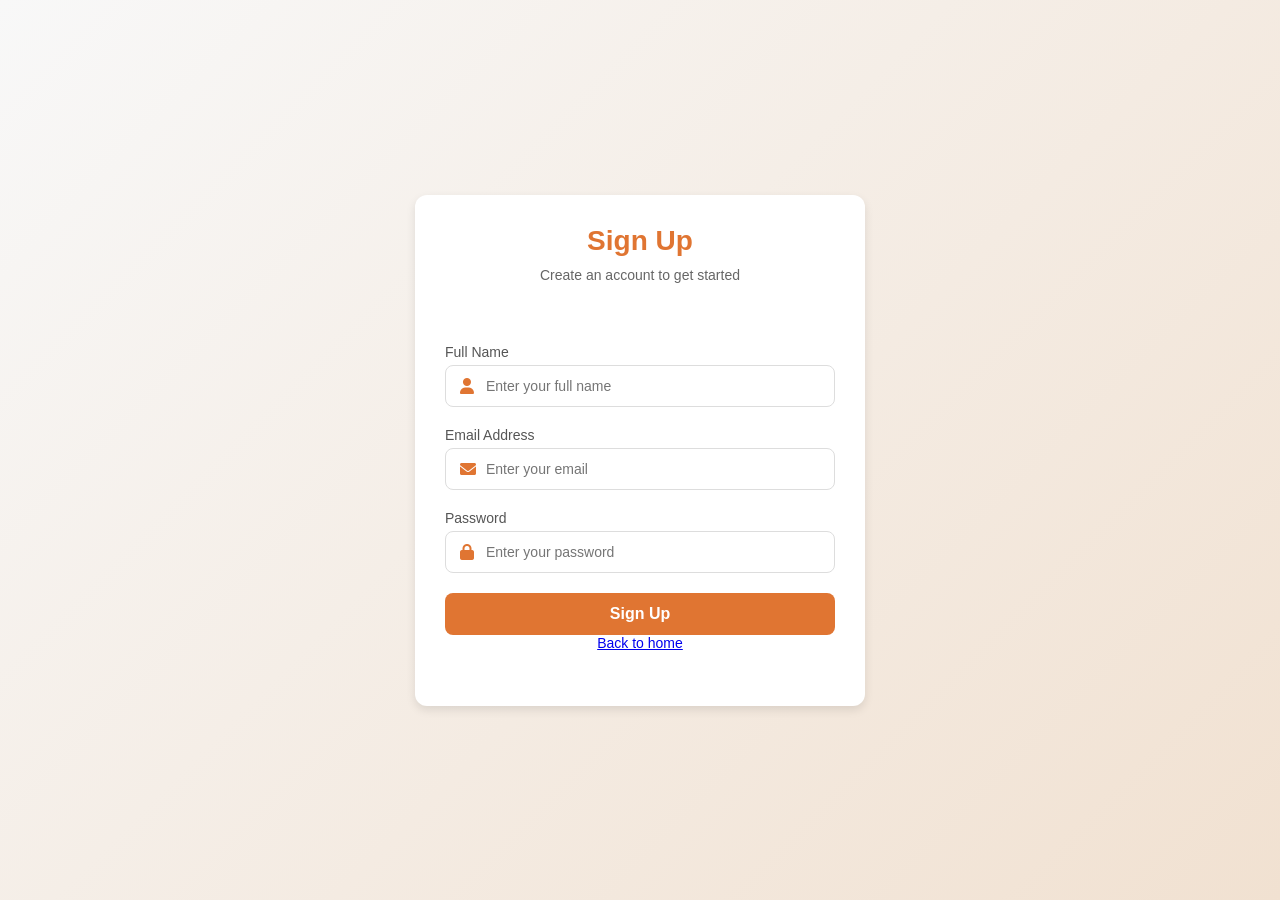
<file: FoodDeliverySystem/sign.html>
<!DOCTYPE html>
<html lang="en">
<head>
    <meta charset="UTF-8">
    <meta name="viewport" content="width=device-width, initial-scale=1.0">
    <title>Delish Bites - Sign Up</title>
    <link rel="stylesheet" href="https://cdnjs.cloudflare.com/ajax/libs/font-awesome/6.0.0-beta3/css/all.min.css">
    <link rel="stylesheet" href="sign.css">
</head>
<body>
    <div class="auth-container">
        <div class="form-side">
            <div class="form-container">
                <h2>Sign Up</h2>
                <p class="form-subtitle">Create an account to get started</p>
                <p id="signup-status" aria-live="polite"></p>

                <form id="signup-form">
                    <div class="form-group">
                        <label for="name">Full Name</label>
                        <div class="input-with-icon">
                            <i class="fas fa-user"></i>
                            <input type="text" id="name" name="name" placeholder="Enter your full name" required>
                        </div>
                    </div>

                    <div class="form-group">
                        <label for="email">Email Address</label>
                        <div class="input-with-icon">
                            <i class="fas fa-envelope"></i>
                            <input type="email" id="email" name="email" placeholder="Enter your email" required>
                        </div>
                    </div>

                    <div class="form-group">
                        <label for="password">Password</label>
                        <div class="input-with-icon">
                            <i class="fas fa-lock"></i>
                            <input type="password" id="password" name="password" placeholder="Enter your password" required>
                        </div>
                    </div>

                    <button type="submit" class="submit-btn">Sign Up</button>
                </form>

                <p class="form-subtitle"><a data-route="home">Back to home</a></p>
            </div>
        </div>
    </div>

    <script src="site-config.js"></script>
    <script src="sign.js"></script>
</body>
</html>
</file>
<file: FoodDeliverySystem/styles.css>
* {
    margin: 0;
    padding: 0;
    box-sizing: border-box;
    font-family: 'Segoe UI', Tahoma, Geneva, Verdana, sans-serif;
}

body {
    background-color: #e07532;
    color: #333;
}

.container {
    max-width: 1200px;
    margin: 0 auto;
    padding: 0 20px;
}


header {
    background-color: #e07532;
    color: white;
    padding: 15px 0;
    box-shadow: 0 2px 10px rgba(0, 0, 0, 0.1);
    position: sticky;
    top: 0;
    z-index: 100;
}

.header-container {
    display: flex;
    justify-content: space-between;
    align-items: center;
}

.logo {
    font-size: 24px;
    font-weight: bold;
    display: flex;
    align-items: center;
}

.logo i {
    margin-right: 10px;
}

nav ul {
    display: flex;
    list-style: none;
}

nav ul li {
    margin-left: 20px;
}

nav ul li a {
    color: white;
    text-decoration: none;
    font-weight: 500;
    transition: color 0.3s;
}

nav ul li a:hover {
    color: #f8f9fa;
}

nav ul li a.active {
    text-decoration: underline;
    text-underline-offset: 4px;
}

.cart-icon {
    position: relative;
    cursor: pointer;
}

.cart-count {
    position: absolute;
    top: -10px;
    right: -10px;
    background-color: #ff4757;
    color: white;
    border-radius: 50%;
    width: 20px;
    height: 20px;
    display: flex;
    justify-content: center;
    align-items: center;
    font-size: 12px;
}


.hero {
    background: linear-gradient(rgba(0, 0, 0, 0.6), rgba(0, 0, 0, 0.6)), url('https://th.bing.com/th/id/OIP.AIrPEBqo8Jf8zRuOai7XqAHaEJ?w=292&h=180&c=7&r=0&o=5&dpr=1.5&pid=1.7');
    background-size: cover;
    background-position: center;
    height: 400px;
    display: flex;
    align-items: center;
    text-align: center;
    color: white;
}

.hero-content {
    max-width: 600px;
    margin: 0 auto;
}

.hero h1 {
    font-size: 48px;
    margin-bottom: 20px;
}

.hero p {
    font-size: 18px;
    margin-bottom: 30px;
}

.search-bar {
    display: flex;
    margin-top: 20px;
}

.search-bar input {
    flex: 1;
    padding: 12px 15px;
    border: none;
    border-radius: 4px 0 0 4px;
    font-size: 16px;
}

.search-bar button {
    background-color: #ff6b6b;
    color: white;
    border: none;
    padding: 12px 20px;
    border-radius: 0 4px 4px 0;
    cursor: pointer;
    font-size: 16px;
    transition: background-color 0.3s;
}

.search-bar button:hover {
    background-color: #ff4757;
}


.categories {
    padding: 50px 0;
}

.section-title {
    text-align: center;
    margin-bottom: 30px;
    font-size: 32px;
    color: #333;
}

.category-list {
    display: flex;
    justify-content: center;
    flex-wrap: wrap;
    gap: 20px;
}

.category-card {
    background-color: white;
    border-radius: 8px;
    box-shadow: 0 4px 8px rgba(0, 0, 0, 0.1);
    padding: 20px;
    text-align: center;
    width: 150px;
    cursor: pointer;
    transition: transform 0.3s, box-shadow 0.3s;
}

.category-card:hover {
    transform: translateY(-5px);
    box-shadow: 0 6px 12px rgba(0, 0, 0, 0.15);
}

.category-card i {
    font-size: 30px;
    color: #ff6b6b;
    margin-bottom: 10px;
}

.category-card h3 {
    font-size: 16px;
    color: #333;
}


.popular-items {
    padding: 50px 0;
    background-color: #fff9f9;
}

.food-grid {
    display: grid;
    grid-template-columns: repeat(auto-fill, minmax(280px, 1fr));
    gap: 30px;
    margin-top: 30px;
}

.food-card {
    background-color: white;
    border-radius: 10px;
    overflow: hidden;
    box-shadow: 0 4px 8px rgba(0, 0, 0, 0.1);
    transition: transform 0.3s, box-shadow 0.3s;
}

.food-card:hover {
    transform: translateY(-5px);
    box-shadow: 0 6px 12px rgba(0, 0, 0, 0.15);
}

.food-img {
    height: 200px;
    overflow: hidden;
}

.food-img img {
    width: 100%;
    height: 100%;
    object-fit: cover;
    transition: transform 0.5s;
}

.food-card:hover .food-img img {
    transform: scale(1.05);
}

.food-info {
    padding: 20px;
}

.food-info h3 {
    font-size: 18px;
    margin-bottom: 10px;
    color: #333;
}

.food-info p {
    color: #666;
    margin-bottom: 15px;
    font-size: 14px;
}

.food-price {
    display: flex;
    justify-content: space-between;
    align-items: center;
}

.price {
    font-weight: bold;
    color: #ff6b6b;
    font-size: 18px;
}

.add-to-cart {
    background-color: #ff6b6b;
    color: white;
    border: none;
    padding: 8px 15px;
    border-radius: 4px;
    cursor: pointer;
    transition: background-color 0.3s;
}

.add-to-cart:hover {
    background-color: #ff4757;
}


.cart-modal {
    display: none;
    position: fixed;
    top: 0;
    right: 0;
    width: 350px;
    height: 100%;
    background-color: white;
    box-shadow: -2px 0 10px rgba(0, 0, 0, 0.1);
    z-index: 1000;
    overflow-y: auto;
    transform: translateX(100%);
    transition: transform 0.3s ease-in-out;
}

.cart-modal.open {
    transform: translateX(0);
}

.cart-header {
    display: flex;
    justify-content: space-between;
    align-items: center;
    padding: 20px;
    border-bottom: 1px solid #eee;
}

.cart-header h2 {
    font-size: 20px;
    color: #333;
}

.close-cart {
    background: none;
    border: none;
    font-size: 24px;
    cursor: pointer;
    color: #666;
}

.cart-items {
    padding: 20px;
}

.cart-item {
    display: flex;
    margin-bottom: 15px;
    padding-bottom: 15px;
    border-bottom: 1px solid #eee;
}

.cart-item-img {
    width: 80px;
    height: 80px;
    border-radius: 4px;
    overflow: hidden;
    margin-right: 15px;
}

.cart-item-img img {
    width: 100%;
    height: 100%;
    object-fit: cover;
}

.cart-item-details {
    flex: 1;
}

.cart-item-details h4 {
    font-size: 16px;
    margin-bottom: 5px;
    color: #333;
}

.cart-item-price {
    color: #ff6b6b;
    font-weight: bold;
    margin-bottom: 5px;
}

.cart-item-quantity {
    display: flex;
    align-items: center;
}

.quantity-btn {
    background-color: #f1f1f1;
    border: none;
    width: 25px;
    height: 25px;
    border-radius: 4px;
    cursor: pointer;
}

.quantity {
    margin: 0 10px;
}

.remove-item {
    color: #ff6b6b;
    background: none;
    border: none;
    cursor: pointer;
    font-size: 12px;
    margin-top: 5px;
}

.cart-total {
    padding: 20px;
    border-top: 1px solid #eee;
}

.total-row {
    display: flex;
    justify-content: space-between;
    margin-bottom: 10px;
}

.total-row.total {
    font-weight: bold;
    font-size: 18px;
}

.checkout-btn {
    width: 100%;
    padding: 12px;
    background-color: #ff6b6b;
    color: white;
    border: none;
    border-radius: 4px;
    font-size: 16px;
    cursor: pointer;
    margin-top: 10px;
    transition: background-color 0.3s;
}

.checkout-btn:hover {
    background-color: #ff4757;
}


footer {
    background-color: #333;
    color: white;
    padding: 50px 0 20px;
}

.footer-content {
    display: grid;
    grid-template-columns: repeat(auto-fit, minmax(200px, 1fr));
    gap: 30px;
    margin-bottom: 30px;
}

.footer-column h3 {
    font-size: 18px;
    margin-bottom: 20px;
    position: relative;
    padding-bottom: 10px;
}

.footer-column h3::after {
    content: '';
    position: absolute;
    left: 0;
    bottom: 0;
    width: 50px;
    height: 2px;
    background-color: #ff6b6b;
}

.footer-column ul {
    list-style: none;
}

.footer-column ul li {
    margin-bottom: 10px;
}

.footer-column ul li a {
    color: #ddd;
    text-decoration: none;
    transition: color 0.3s;
}

.footer-column ul li a:hover {
    color: #ff6b6b;
}

.social-links {
    display: flex;
    gap: 15px;
}

.social-links a {
    color: white;
    font-size: 20px;
    transition: color 0.3s;
}

.social-links a:hover {
    color: #ff6b6b;
}

.footer-bottom {
    text-align: center;
    padding-top: 20px;
    border-top: 1px solid #444;
    font-size: 14px;
    color: #aaa;
}


@media (max-width: 768px) {
    .header-container {
        flex-direction: column;
    }

    nav ul {
        margin-top: 15px;
    }

    nav ul li {
        margin-left: 15px;
        margin-right: 15px;
    }

    .hero h1 {
        font-size: 36px;
    }

    .hero p {
        font-size: 16px;
    }

    .category-list {
        gap: 10px;
    }

    .category-card {
        width: 120px;
        padding: 15px 10px;
    }

    .food-grid {
        grid-template-columns: repeat(auto-fill, minmax(240px, 1fr));
    }
}

@media (max-width: 480px) {
    .hero {
        height: 300px;
    }

    .hero h1 {
        font-size: 28px;
    }

    .search-bar {
        flex-direction: column;
    }

    .search-bar input {
        border-radius: 4px;
        margin-bottom: 10px;
    }

    .search-bar button {
        border-radius: 4px;
    }

    .category-card {
        width: 100px;
    }

    .cart-modal {
        width: 100%;
    }
}

body {
    overflow: auto !important;
}

/* Add this to your existing styles.css */
.food-card {
    transition: all 0.3s ease;
}

.food-card.hidden {
    display: none;
    opacity: 0;
    transform: scale(0.9);
}

.menu-item {
    transition: all 0.3s ease;
}

.menu-item.hidden {
    display: none;
    opacity: 0;
    transform: scale(0.9);
}
</file>
<file: FoodDeliverySystem/cart.css>
/* Base Styles */
* {
    margin: 0;
    padding: 0;
    box-sizing: border-box;
    font-family: 'Segoe UI', Tahoma, Geneva, Verdana, sans-serif;
}

body {
    background-color: #dd8650;
    color: #333;
}

.container {
    width: 100%;
    max-width: 1200px;
    margin: 0 auto;
    padding: 0 20px;
}

/* Header Styles (consistent with index.html) */
header {
    background-color: white;
    box-shadow: 0 2px 10px rgba(0, 0, 0, 0.1);
    position: sticky;
    top: 0;
    z-index: 100;
}

.header-container {
    display: flex;
    justify-content: space-between;
    align-items: center;
    padding: 15px 0;
}

.logo {
    display: flex;
    align-items: center;
    font-size: 1.5rem;
    font-weight: bold;
    color: #ff6b6b;
}

.logo i {
    margin-right: 10px;
    font-size: 1.8rem;
}

nav ul {
    display: flex;
    list-style: none;
}

nav ul li {
    margin-left: 25px;
}

nav ul li a {
    text-decoration: none;
    color: #333;
    font-weight: 500;
    transition: color 0.3s;
}

nav ul li a:hover {
    color: #ff6b6b;
}

nav ul li a.active {
    color: #ff6b6b;
    text-decoration: underline;
    text-underline-offset: 4px;
}

.cart-icon {
    position: relative;
    cursor: pointer;
}

.cart-count {
    position: absolute;
    top: -10px;
    right: -10px;
    background-color: #ff6b6b;
    color: white;
    border-radius: 50%;
    width: 20px;
    height: 20px;
    display: flex;
    align-items: center;
    justify-content: center;
    font-size: 0.7rem;
    font-weight: bold;
}

/* Cart Main Content */
.cart-container {
    padding: 40px 0;
}

.cart-container h1 {
    font-size: 2.5rem;
    margin-bottom: 30px;
    color: #333;
}

.cart-content {
    display: flex;
    gap: 30px;
}

.cart-items {
    flex: 2;
}

.order-summary {
    flex: 1;
}

.cart-items h2, .order-summary h2 {
    font-size: 1.5rem;
    margin-bottom: 20px;
    display: flex;
    align-items: center;
    gap: 10px;
    color: #333;
}

/* Cart Items */
.items-list {
    background-color: white;
    border-radius: 10px;
    padding: 20px;
    box-shadow: 0 2px 10px rgba(0, 0, 0, 0.05);
}

.cart-item {
    display: flex;
    align-items: center;
    padding: 15px 0;
    border-bottom: 1px solid #eee;
}

.cart-item:last-child {
    border-bottom: none;
}

.item-img {
    width: 80px;
    height: 80px;
    border-radius: 8px;
    overflow: hidden;
    margin-right: 20px;
}

.item-img img {
    width: 100%;
    height: 100%;
    object-fit: cover;
}

.item-details {
    flex: 1;
}

.item-name {
    font-weight: 600;
    margin-bottom: 5px;
}

.item-price {
    color: #ff6b6b;
    font-weight: 600;
    margin-bottom: 10px;
}

.item-actions {
    display: flex;
    align-items: center;
}

.quantity-control {
    display: flex;
    align-items: center;
    margin-right: 20px;
}

.quantity-btn {
    width: 30px;
    height: 30px;
    background-color: #f5f5f5;
    border: none;
    border-radius: 4px;
    font-size: 1rem;
    cursor: pointer;
    display: flex;
    align-items: center;
    justify-content: center;
}

.quantity {
    margin: 0 10px;
    min-width: 20px;
    text-align: center;
}

.remove-item {
    background: none;
    border: none;
    color: #ff6b6b;
    cursor: pointer;
    font-size: 0.9rem;
    display: flex;
    align-items: center;
    gap: 5px;
}

.empty-cart {
    text-align: center;
    padding: 40px 0;
}

.empty-cart i {
    font-size: 3rem;
    color: #ddd;
    margin-bottom: 20px;
}

.empty-cart p {
    color: #777;
    margin-bottom: 20px;
    font-size: 1.1rem;
}

.btn-primary {
    display: inline-block;
    padding: 10px 20px;
    background-color: #ff6b6b;
    color: white;
    border: none;
    border-radius: 5px;
    text-decoration: none;
    font-weight: 500;
    transition: background-color 0.3s;
}

.btn-primary:hover {
    background-color: #e05555;
}

/* Order Summary */
.summary-card {
    background-color: white;
    border-radius: 10px;
    padding: 20px;
    box-shadow: 0 2px 10px rgba(0, 0, 0, 0.05);
}

.summary-row {
    display: flex;
    justify-content: space-between;
    margin-bottom: 15px;
    padding-bottom: 15px;
    border-bottom: 1px solid #eee;
}

.summary-row.total {
    font-weight: 600;
    font-size: 1.1rem;
    border-bottom: none;
    margin-top: 20px;
    padding-bottom: 0;
}

.delivery-address {
    margin-top: 30px;
}

.delivery-address h3 {
    font-size: 1.1rem;
    margin-bottom: 15px;
}

.form-group {
    margin-bottom: 15px;
}

.form-group label {
    display: block;
    margin-bottom: 5px;
    font-size: 0.9rem;
    color: #555;
}

.form-group input {
    width: 100%;
    padding: 10px 15px;
    border: 1px solid #ddd;
    border-radius: 5px;
    font-size: 0.9rem;
}

.form-group input:focus {
    outline: none;
    border-color: #ff6b6b;
}

.btn-checkout {
    width: 100%;
    padding: 12px;
    background-color: #ff6b6b;
    color: white;
    border: none;
    border-radius: 5px;
    font-size: 1rem;
    font-weight: 600;
    margin-top: 20px;
    cursor: pointer;
    transition: background-color 0.3s;
}

.btn-checkout:hover {
    background-color: #e05555;
}

/* Footer Styles (consistent with index.html) */
footer {
    background-color: #222;
    color: #fff;
    padding: 40px 0 20px;
}

.footer-content {
    display: flex;
    flex-wrap: wrap;
    gap: 40px;
    margin-bottom: 30px;
}

.footer-column {
    flex: 1;
    min-width: 250px;
}

.footer-column h3 {
    font-size: 1.2rem;
    margin-bottom: 20px;
    color: #fff;
}

.footer-column p {
    color: #bbb;
    margin-bottom: 20px;
    line-height: 1.6;
}

.footer-column ul {
    list-style: none;
}

.footer-column ul li {
    margin-bottom: 10px;
}

.footer-column ul li i {
    margin-right: 10px;
    color: #ff6b6b;
}

.footer-column a {
    color: #bbb;
    text-decoration: none;
    transition: color 0.3s;
}

.footer-column a:hover {
    color: #ff6b6b;
}

.social-links {
    display: flex;
    gap: 15px;
}

.social-links a {
    display: flex;
    align-items: center;
    justify-content: center;
    width: 35px;
    height: 35px;
    background-color: rgba(255, 255, 255, 0.1);
    border-radius: 50%;
    color: #fff;
    transition: all 0.3s;
}

.social-links a:hover {
    background-color: #ff6b6b;
    transform: translateY(-3px);
}

.footer-bottom {
    text-align: center;
    padding-top: 20px;
    border-top: 1px solid rgba(255, 255, 255, 0.1);
    color: #bbb;
    font-size: 0.9rem;
}

/* Responsive Design */
@media (max-width: 768px) {
    .cart-content {
        flex-direction: column;
    }
    
    .cart-items, .order-summary {
        width: 100%;
    }
    
    .cart-item {
        flex-direction: column;
        align-items: flex-start;
    }
    
    .item-img {
        margin-bottom: 15px;
    }
    
    .item-actions {
        margin-top: 15px;
    }
}
</file>
<file: FoodDeliverySystem/home.css>
/* Hero Section */
.hero-home {
    background: linear-gradient(rgba(0, 0, 0, 0.6), rgba(0, 0, 0, 0.6)), url('images/hero1-bg.jpeg');
    background-size: cover;
    background-position: center;
    color: white;
    padding: 120px 0;
    text-align: center;
}

.hero-home h1 {
    font-size: 3.5rem;
    margin-bottom: 20px;
    animation: fadeIn 1.5s ease-in-out;
}

.hero-home p {
    font-size: 1.2rem;
    max-width: 700px;
    margin: 0 auto 30px;
}


.cta-buttons {
    display: flex;
    justify-content: center;
    gap: 20px;
    margin-top: 30px;
}

.cta-button {
    padding: 12px 30px;
    border-radius: 30px;
    font-weight: bold;
    text-transform: uppercase;
    letter-spacing: 1px;
    transition: all 0.3s ease;
    text-decoration: none;
    display: inline-block;
}

.cta-primary {
    background-color: #ff6b6b;
    color: white;
    border: 2px solid #ff6b6b;
}

.cta-secondary {
    background-color: transparent;
    color: white;
    border: 2px solid white;
}

.cta-button:hover {
    transform: translateY(-3px);
    box-shadow: 0 10px 20px rgba(0, 0, 0, 0.2);
}

/* Features Section */
.features {
    padding: 80px 0;
    background-color: #f9f9f9;
}

.features-container {
    display: flex;
    justify-content: space-around;
    flex-wrap: wrap;
    gap: 30px;
    max-width: 1200px;
    margin: 0 auto;
}

.feature-card {
    background: white;
    padding: 30px;
    border-radius: 10px;
    width: 300px;
    text-align: center;
    box-shadow: 0 5px 15px rgba(0, 0, 0, 0.1);
    transition: transform 0.3s ease;
}

.feature-card:hover {
    transform: translateY(-10px);
}

.feature-icon {
    font-size: 2.5rem;
    color: #ff6b6b;
    margin-bottom: 20px;
}

/* Testimonials Section */
.testimonials {
    padding: 80px 0;
    background-color: #ff6b6b;
    color: white;
}

.testimonial-container {
    max-width: 1000px;
    margin: 0 auto;
    text-align: center;
}

.testimonial-slider {
    display: flex;
    overflow-x: auto;
    scroll-snap-type: x mandatory;
    gap: 30px;
    padding: 30px 0;
}

.testimonial-card {
    min-width: 300px;
    background: white;
    color: #333;
    padding: 30px;
    border-radius: 10px;
    scroll-snap-align: start;
    box-shadow: 0 5px 15px rgba(0, 0, 0, 0.1);
}

.testimonial-card i {
    font-size: 2rem;
    color: #ff6b6b;
}

.customer-name {
    font-weight: bold;
    margin-top: 20px;
    color: #ff6b6b;
}

/* How It Works Section */
.how-it-works {
    padding: 80px 0;
    text-align: center;
}

.steps-container {
    display: flex;
    justify-content: center;
    flex-wrap: wrap;
    gap: 40px;
    margin-top: 50px;
}

.step {
    width: 200px;
    position: relative;
}

.step-number {
    width: 50px;
    height: 50px;
    background-color: #ff6b6b;
    color: white;
    border-radius: 50%;
    display: flex;
    align-items: center;
    justify-content: center;
    font-size: 1.5rem;
    font-weight: bold;
    margin: 0 auto 20px;
}

.step::after {
    content: "â†’";
    position: absolute;
    right: -30px;
    top: 25px;
    font-size: 1.5rem;
    color: #ff6b6b;
}

.step:last-child::after {
    display: none;
}

/* Popular Items Section */
.view-menu {
    text-align: center;
    margin-top: 40px;
}

/* Animations */
@keyframes fadeIn {
    from { opacity: 0; transform: translateY(20px); }
    to { opacity: 1; transform: translateY(0); }
}

/* Responsive Design */
@media (max-width: 768px) {
    .hero-home h1 {
        font-size: 2.5rem;
    }
    
    .hero-home p {
        font-size: 1rem;
    }
    
    .cta-buttons {
        flex-direction: column;
        align-items: center;
    }
    
    .step::after {
        display: none;
    }
    
    .steps-container {
        flex-direction: column;
        align-items: center;
    }
    
    .feature-card {
        width: 100%;
        max-width: 350px;
    }
}
</file>
<file: FoodDeliverySystem/menu.css>
/* Menu Hero Section */
.menu-hero {
    background: linear-gradient(rgba(0, 0, 0, 0.6), rgba(0, 0, 0, 0.6)), url('images/menu-bg.jpeg');
    background-size: cover;
    background-position: center;
    color: white;
    padding: 100px 0;
    text-align: center;
}

.menu-hero h1 {
    font-size: 3rem;
    margin-bottom: 20px;
    animation: fadeIn 1s ease-in-out;
}

.menu-hero p {
    font-size: 1.2rem;
    max-width: 700px;
    margin: 0 auto;
}

/* Menu Filter */
.menu-filter {
    padding: 30px 0;
    background-color: #f9f9f9;
}

.filter-buttons {
    display: flex;
    flex-wrap: wrap;
    gap: 10px;
    justify-content: center;
    margin-bottom: 20px;
}

.filter-btn {
    padding: 8px 20px;
    border: none;
    border-radius: 20px;
    background-color: #e0e0e0;
    color: #333;
    cursor: pointer;
    transition: all 0.3s ease;
}

.filter-btn.active, .filter-btn:hover {
    background-color: #ff6b6b;
    color: white;
}

/* Add this new section for search container */
.search-container {
    padding: 20px 0;
    background-color: #f9f9f9;
    margin-top: -1px; /* Removes any gap between hero and search */
}

/* Update the existing search-bar styles */
.search-bar {
    max-width: 500px;
    margin: 0 auto;
    display: flex;
    padding: 0 20px; /* Added padding for better mobile display */
}

/* Remove the old menu-filter section styles since we're replacing it */

/* Menu Items */
.menu-items {
    padding: 50px 0;
}

.menu-category {
    margin-bottom: 50px;
}

.category-title {
    font-size: 2rem;
    margin-bottom: 20px;
    color: #333;
    position: relative;
    padding-bottom: 10px;
}

.category-title::after {
    content: '';
    position: absolute;
    bottom: 0;
    left: 0;
    width: 80px;
    height: 3px;
    background-color: #ff6b6b;
}

.menu-grid {
    display: grid;
    grid-template-columns: repeat(auto-fill, minmax(300px, 1fr));
    gap: 30px;
}

.menu-item {
    background: white;
    border-radius: 10px;
    overflow: hidden;
    box-shadow: 0 5px 15px rgba(0, 0, 0, 0.1);
    transition: transform 0.3s ease;
}

.menu-item:hover {
    transform: translateY(-5px);
}

.item-img {
    position: relative;
    height: 200px;
    overflow: hidden;
}

.item-img img {
    width: 100%;
    height: 100%;
    object-fit: cover;
    transition: transform 0.5s ease;
}

.menu-item:hover .item-img img {
    transform: scale(1.05);
}

.veg-nonveg-icon {
    position: absolute;
    top: 15px;
    right: 15px;
    width: 25px;
    height: 25px;
    border-radius: 50%;
    display: flex;
    align-items: center;
    justify-content: center;
    font-size: 1.5rem;
    color: white;
    background-color: rgba(0, 0, 0, 0.5);
}

.veg-nonveg-icon.veg {
    color: green;
}

.veg-nonveg-icon.non-veg {
    color: red;
}

.item-info {
    padding: 20px;
}

.item-info h3 {
    font-size: 1.3rem;
    margin-bottom: 10px;
    color: #333;
}

.item-info p {
    color: #666;
    margin-bottom: 15px;
    font-size: 0.9rem;
}

.item-bottom {
    display: flex;
    justify-content: space-between;
    align-items: center;
}

.price {
    font-weight: bold;
    font-size: 1.2rem;
    color: #ff6b6b;
}

.add-to-cart {
    padding: 8px 15px;
    background-color: #ff6b6b;
    color: white;
    border: none;
    border-radius: 5px;
    cursor: pointer;
    transition: background-color 0.3s ease;
}

.add-to-cart:hover {
    background-color: #e05555;
}

/* Responsive Design */
@media (max-width: 768px) {
    .menu-hero h1 {
        font-size: 2rem;
    }
    
    .menu-hero p {
        font-size: 1rem;
    }
    
    .filter-buttons {
        gap: 5px;
    }
    
    .filter-btn {
        padding: 6px 12px;
        font-size: 0.8rem;
    }
    
    .menu-grid {
        grid-template-columns: 1fr;
    }
}

/* Animations */
@keyframes fadeIn {
    from { opacity: 0; transform: translateY(20px); }
    to { opacity: 1; transform: translateY(0); }
}

body {
    overflow: auto !important;
}
</file>
<file: FoodDeliverySystem/sign.css>
/* Base Styles */
* {
    margin: 0;
    padding: 0;
    box-sizing: border-box;
    font-family: 'Poppins', sans-serif;
}

body {
    background: linear-gradient(135deg, #f8f8f8, #f1e1d1);
    color: #333;
    display: flex;
    justify-content: center;
    align-items: center;
    min-height: 100vh;
}

.auth-container {
    width: 100%;
    max-width: 450px;
    background: #fff;
    padding: 30px;
    border-radius: 12px;
    box-shadow: 0px 4px 10px rgba(0, 0, 0, 0.1);
    text-align: center;
}

h2 {
    color: #e07532;
    margin-bottom: 10px;
    font-size: 28px;
    font-weight: 600;
}

.form-subtitle {
    color: #666;
    margin-bottom: 25px;
    font-size: 14px;
}

#signup-status {
    min-height: 20px;
    margin-bottom: 16px;
    font-size: 14px;
}

/* Form Styling */
.form-group {
    margin-bottom: 20px;
    text-align: left;
}

.form-group label {
    font-size: 14px;
    font-weight: 500;
    color: #555;
    display: block;
    margin-bottom: 5px;
}

.input-with-icon {
    position: relative;
    display: flex;
    align-items: center;
}

.input-with-icon i {
    position: absolute;
    left: 15px;
    color: #e07532;
    font-size: 16px;
}

.input-with-icon input {
    width: 100%;
    padding: 12px 15px 12px 40px;
    border: 1px solid #ddd;
    border-radius: 8px;
    font-size: 14px;
    transition: border 0.3s ease;
}

.input-with-icon input:focus {
    outline: none;
    border-color: #e07532;
    box-shadow: 0px 0px 5px rgba(224, 117, 50, 0.5);
}

/* Submit Button */
.submit-btn {
    width: 100%;
    padding: 12px;
    background: #e07532;
    color: white;
    border: none;
    border-radius: 8px;
    font-size: 16px;
    font-weight: 600;
    cursor: pointer;
    transition: background 0.3s ease, transform 0.2s ease;
}

.submit-btn:hover {
    background: #d1682a;
    transform: scale(1.05);
}

.submit-btn:active {
    transform: scale(0.98);
}

/* Responsive */
@media (max-width: 500px) {
    .auth-container {
        width: 90%;
        padding: 20px;
    }
}
</file>
